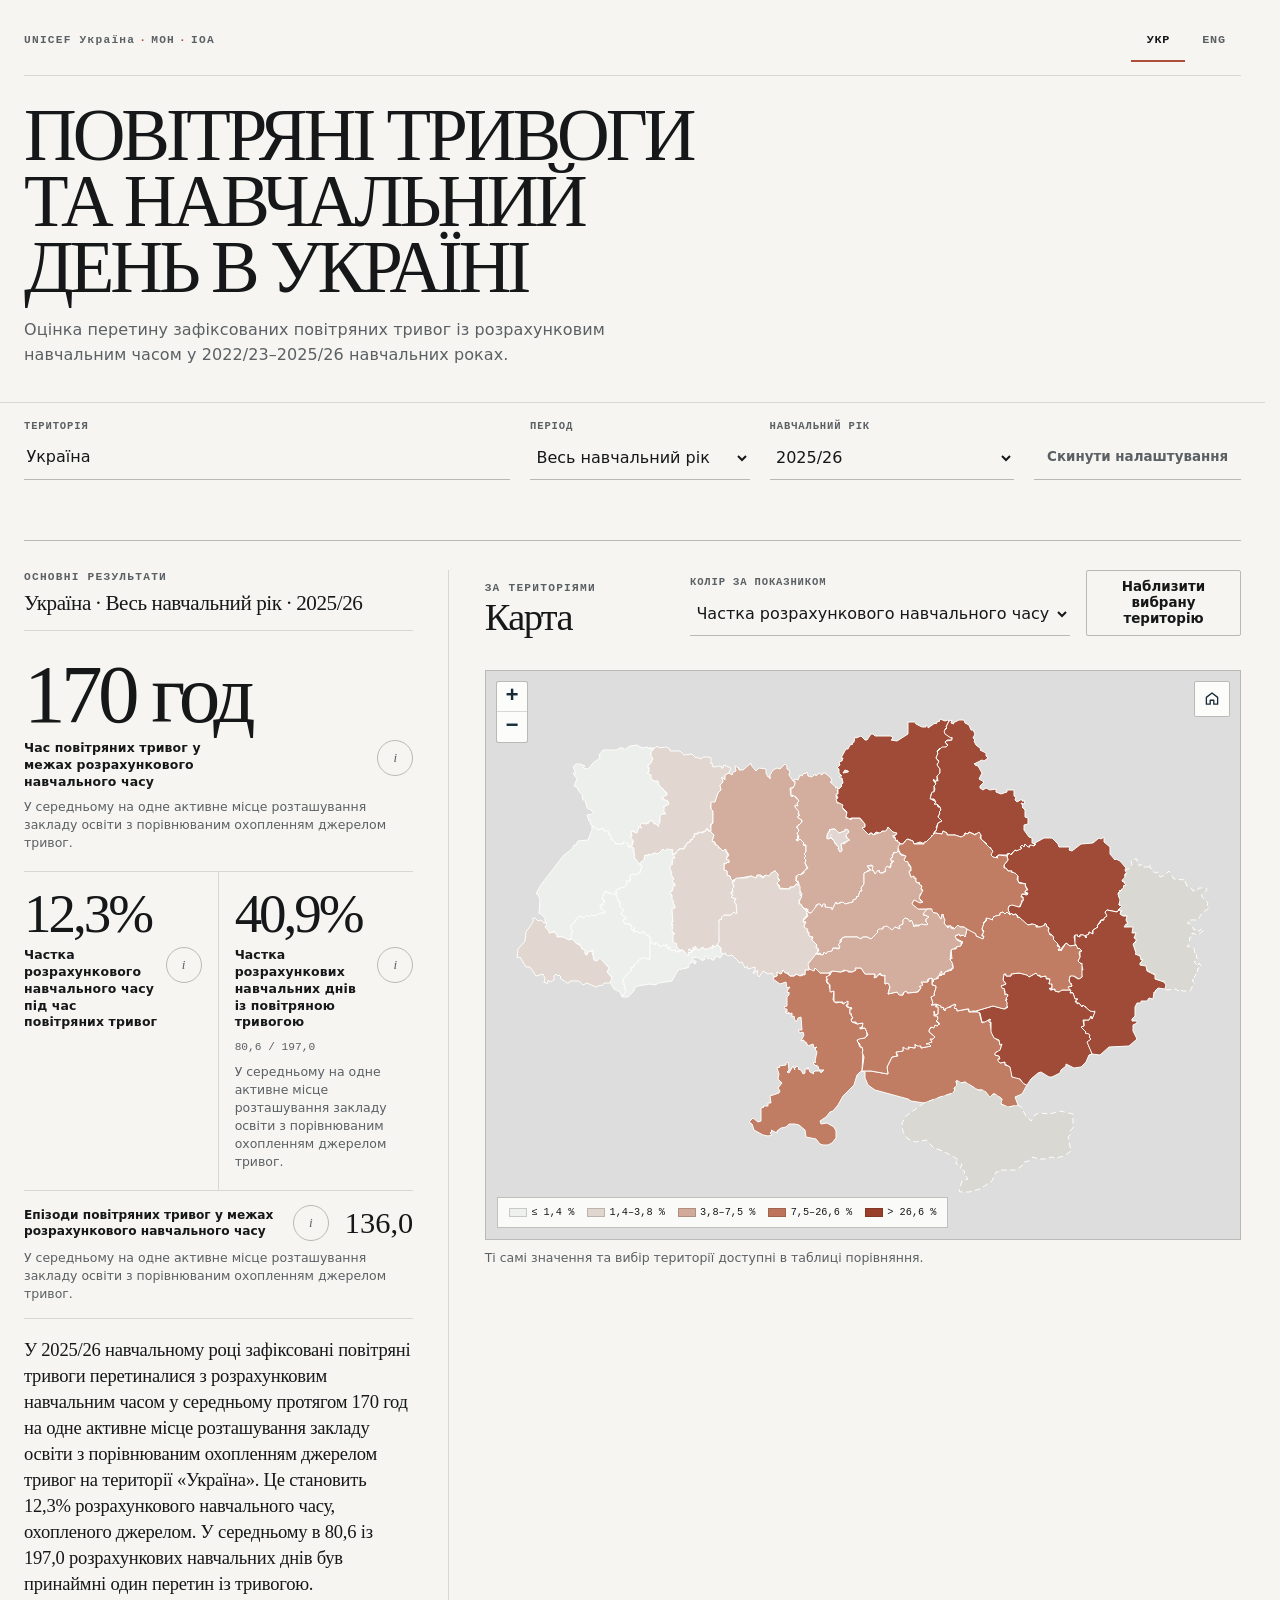
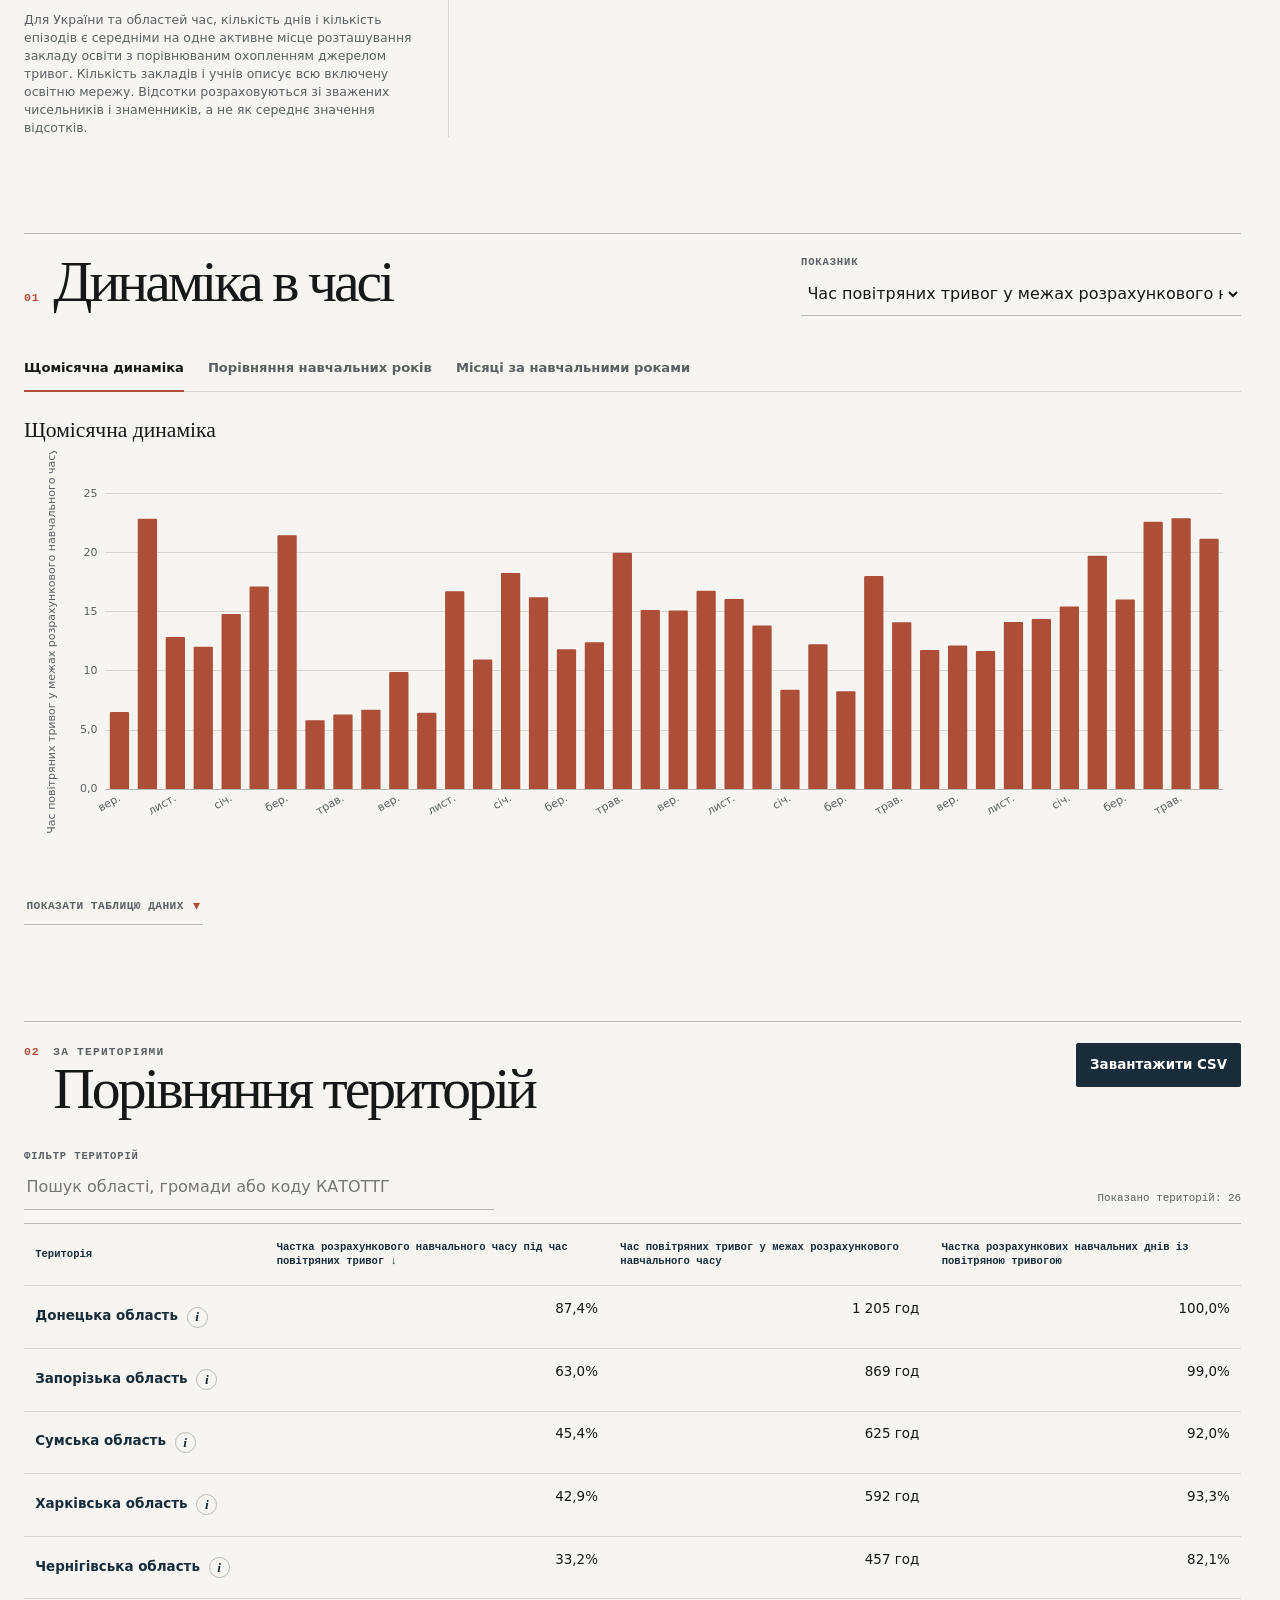
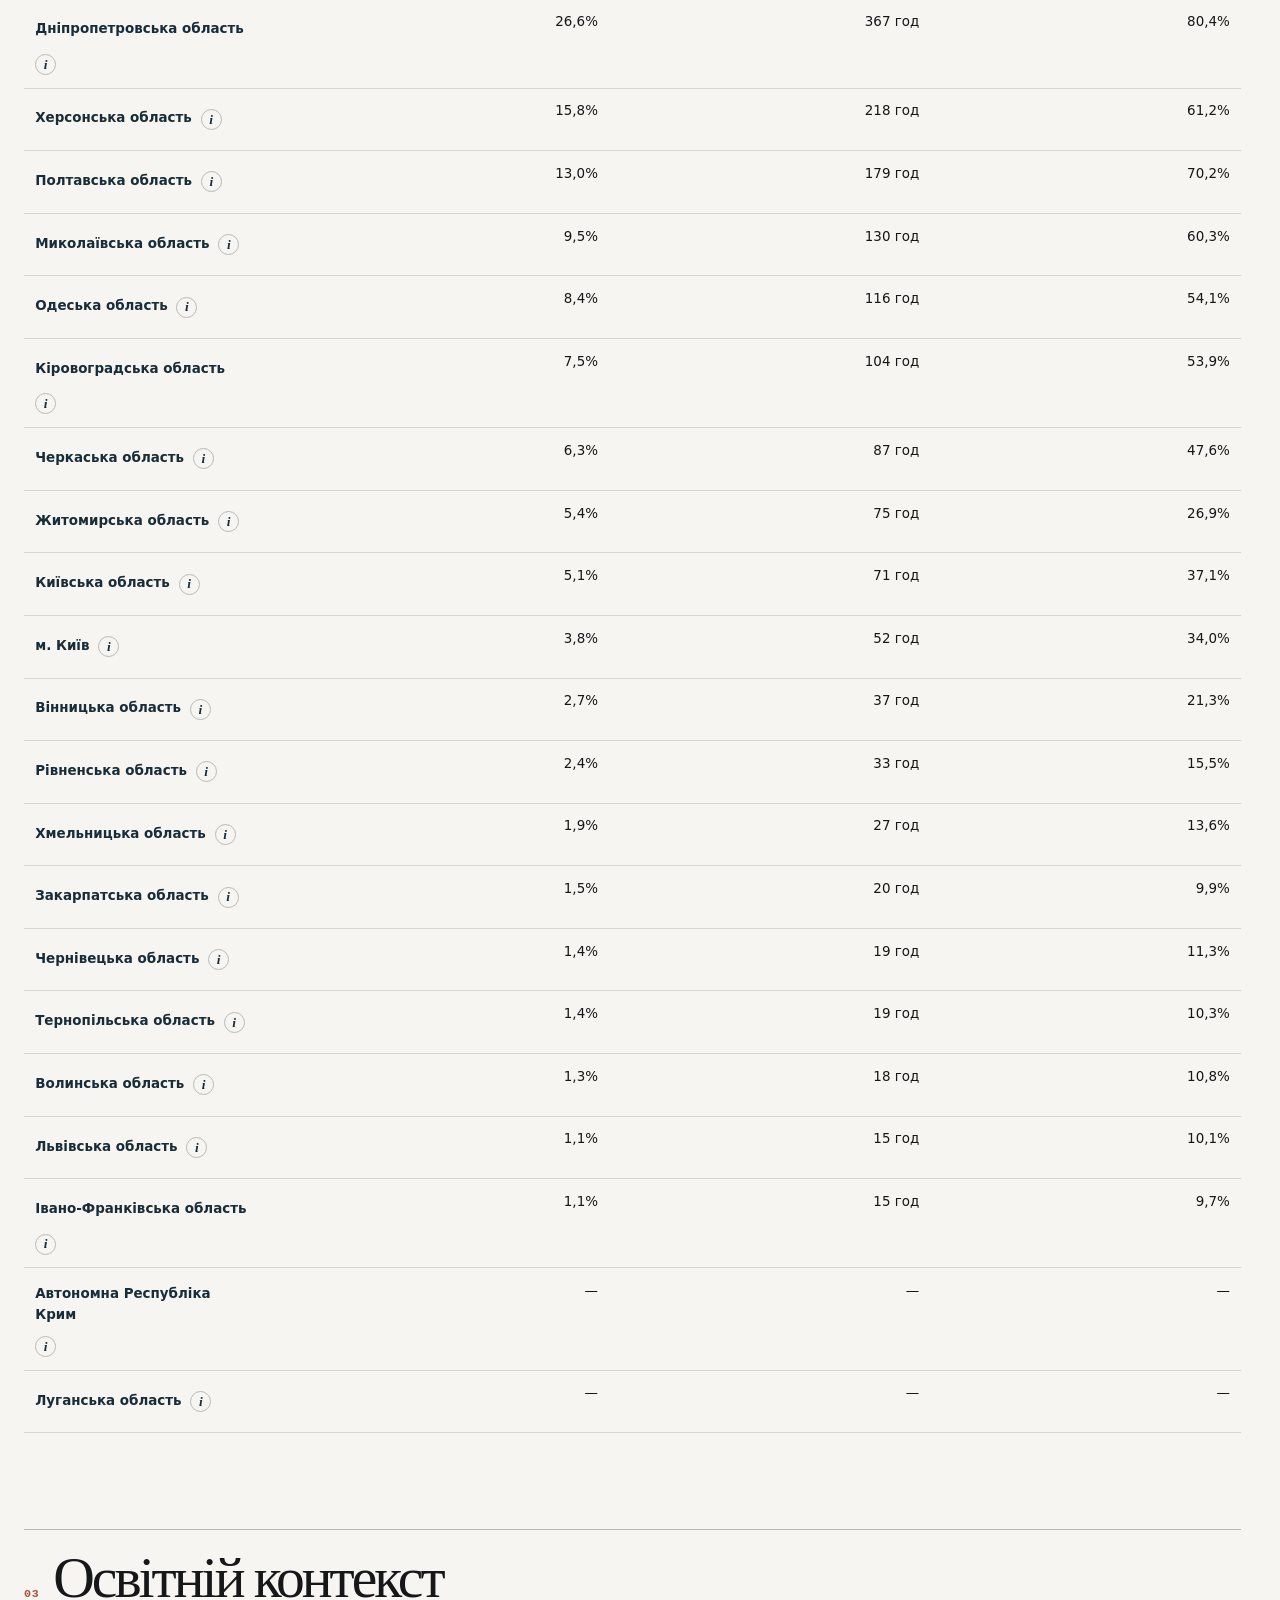
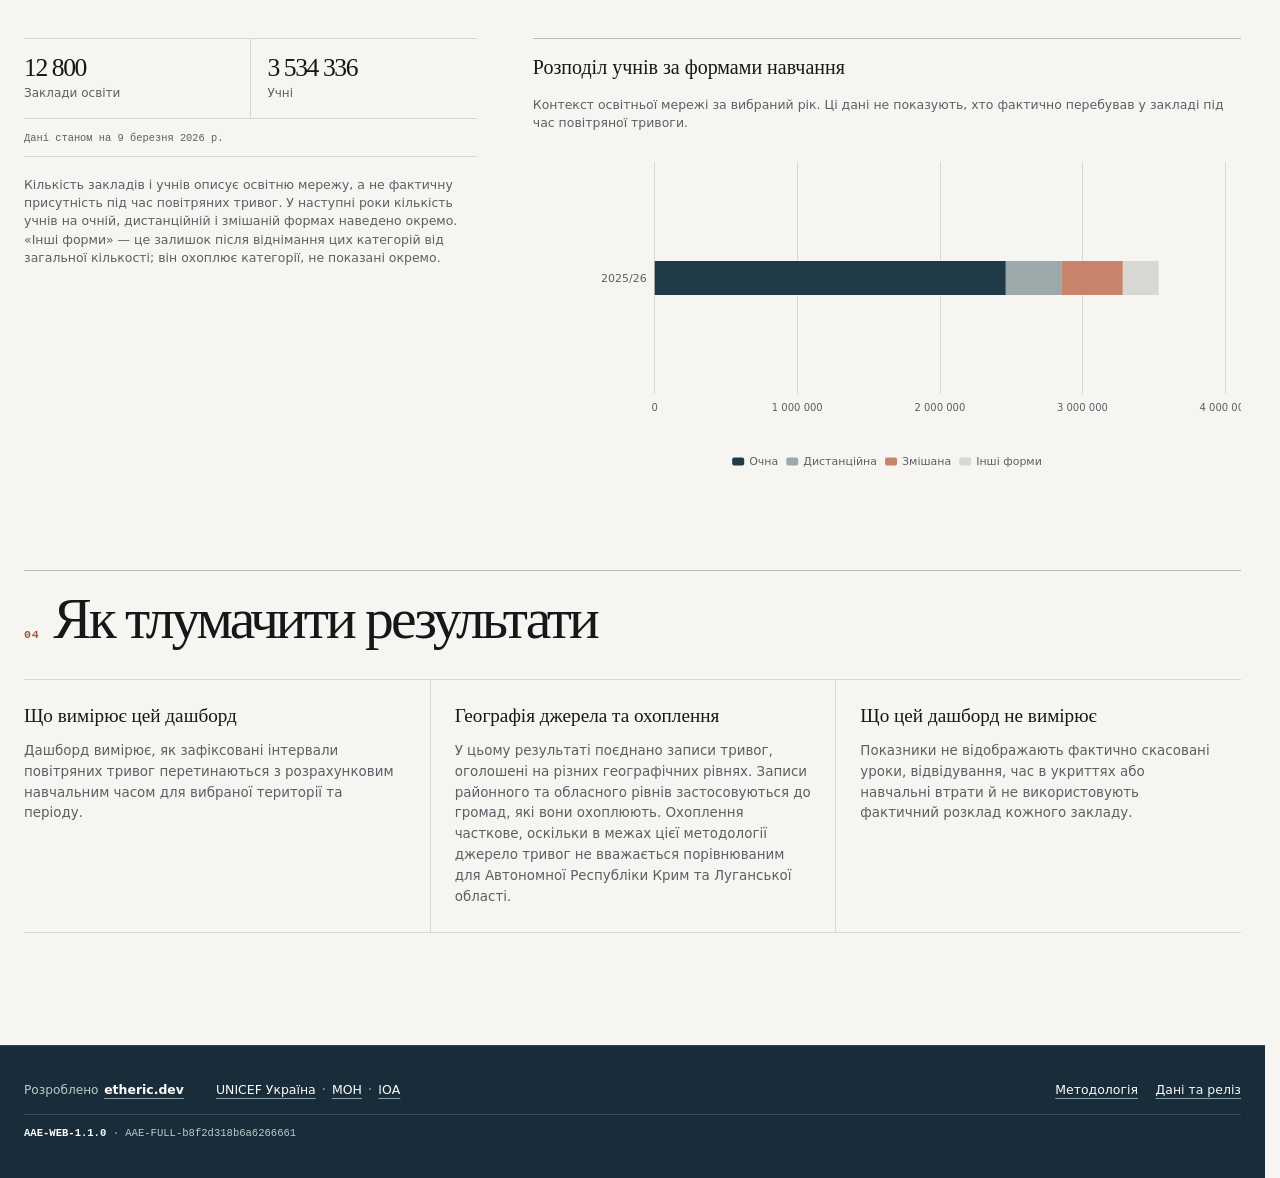
<file: index.html>
<!doctype html>
<html lang="uk">
<head>
  <meta charset="UTF-8">
  <meta name="viewport" content="width=device-width,initial-scale=1">
  <link rel="icon" href="data:,">
  <meta name="description" content="Dashboard showing how recorded air alarms overlapped with modelled school hours in Ukraine, 2022/23–2025/26.">
  <meta name="aae-release-id" content="AAE-WEB-1.1.0">
  <title>Air Alarms and the School Day in Ukraine</title>
  <link rel="stylesheet" href="./src/styles.css">
  <style>
    .organization-eyebrow { text-transform: none; }
    .organization-eyebrow [data-org-lang] { display: none; }
    .masthead-rail:has([data-lang="uk"][aria-pressed="true"]) .organization-eyebrow [data-org-lang="uk"],
    .masthead-rail:has([data-lang="en"][aria-pressed="true"]) .organization-eyebrow [data-org-lang="en"] { display: inline; }
    .organization-eyebrow a { color: inherit; text-decoration: none; }
    .organization-eyebrow a:hover,
    .organization-eyebrow a:focus-visible { color: var(--ink); text-decoration: underline; text-decoration-color: var(--signal); text-underline-offset: 3px; }
  </style>
  <link rel="stylesheet" href="./vendor/leaflet.css">
  <script src="./vendor/leaflet.js"></script>
  <script src="./vendor/echarts.min.js"></script>
  <script src="./vendor/i18next.min.js"></script>
  <script type="module" src="./src/main.js"></script>
</head>
<body data-release-id="AAE-WEB-1.1.0">
  <a class="skip-link" href="#main-content" data-t="skipToContent"></a>

  <header class="site-header">
    <div class="header-inner">
      <div class="masthead-rail">
        <p class="eyebrow organization-eyebrow"><b data-org-lang="uk" style="font-weight:inherit"><a href="https://www.unicef.org/ukraine/" target="_blank" rel="noopener noreferrer">UNICEF Україна</a><span aria-hidden="true">·</span><a href="https://mon.gov.ua/" target="_blank" rel="noopener noreferrer">МОН</a><span aria-hidden="true">·</span><a href="https://iea.gov.ua/" target="_blank" rel="noopener noreferrer">ІОА</a></b><b data-org-lang="en" style="font-weight:inherit"><a href="https://www.unicef.org/ukraine/en" target="_blank" rel="noopener noreferrer">UNICEF Ukraine</a><span aria-hidden="true">·</span><a href="https://mon.gov.ua/en" target="_blank" rel="noopener noreferrer">MoES</a><span aria-hidden="true">·</span><a href="https://iea.gov.ua/en/" target="_blank" rel="noopener noreferrer">IEA</a></b></p>
        <div class="header-actions">
          <div class="language-switch" role="group" data-t-aria-label="language">
            <button type="button" data-lang="uk" aria-pressed="true">УКР</button>
            <button type="button" data-lang="en" aria-pressed="false">ENG</button>
          </div>
        </div>
      </div>
      <div class="title-lockup">
        <h1><a id="page-title" class="publication-home-link" href="./index.html?lang=uk"></a></h1>
        <p id="page-subtitle" class="subtitle"></p>
      </div>
    </div>
  </header>

  <main id="main-content" class="page-shell">
    <div id="fatal-error" class="fatal-error" role="alert" hidden></div>

    <div id="dashboard" hidden>
      <section class="instrument-toolbar" aria-labelledby="choose-heading">
        <h2 id="choose-heading" class="visually-hidden"><span data-t="territory"></span> · <span data-t="period"></span></h2>
        <div class="view-controls">
          <div class="territory-combobox">
            <label for="territory-search" data-t="territory"></label>
            <input id="territory-search" role="combobox" aria-autocomplete="list" aria-controls="territory-results" autocomplete="off">
            <span id="territory-result-count" class="visually-hidden" aria-live="polite"></span>
            <ul id="territory-results" role="listbox" hidden></ul>
          </div>

          <div class="period-controls">
            <label for="period-mode" data-t="period"></label>
            <select id="period-mode"></select>
          </div>

          <div id="period-detail" class="period-detail">
            <label id="school-year-field">
              <span data-t="schoolYear"></span>
              <select id="school-year"></select>
            </label>
            <label id="month-field" hidden>
              <span data-t="month"></span>
              <select id="month"></select>
            </label>
            <div id="range-fields" class="range-fields" hidden>
              <label>
                <span data-t="from"></span>
                <select id="range-start"></select>
              </label>
              <label>
                <span data-t="to"></span>
                <select id="range-end"></select>
              </label>
            </div>
            <p id="all-period-note" class="control-note" hidden data-t="allAvailableNote"></p>
          </div>

          <button id="reset-filters" type="button" class="button-secondary toolbar-reset" data-t="reset"></button>
        </div>

        <div id="context-navigation" class="context-navigation">
          <button id="back-to-parent" type="button" class="context-navigation-button" hidden></button>
        </div>
      </section>

      <section class="hero-analysis" aria-labelledby="summary-heading places-heading">
        <div class="hero-result" aria-labelledby="summary-heading">
          <div class="result-heading">
            <p class="section-kicker" data-t="atGlance"></p>
            <h2 id="summary-heading"><span id="summary-context"></span></h2>
          </div>

          <section class="measures-composition" aria-labelledby="measures-heading">
            <h3 id="measures-heading" class="visually-hidden" data-t="keyMeasures"></h3>
            <div class="cards-grid">
              <article class="metric-card metric-card-hours">
                <div id="alarm-time-value" class="metric-value"></div>
                <div class="card-title-row">
                  <h3 data-t="alarmTime"></h3>
                  <button type="button" data-info="alarm" class="info-button" data-t-aria-label="indicatorInfo">i</button>
                </div>
                <p id="alarm-time-context" class="metric-context"></p>
              </article>

              <article class="metric-card metric-card-share">
                <div id="alarm-time-secondary" class="metric-value"></div>
                <div class="card-title-row">
                  <h3 data-t="alarmShare"></h3>
                  <button type="button" data-info="share" class="info-button" data-t-aria-label="indicatorInfo">i</button>
                </div>
              </article>

              <article class="metric-card metric-card-days">
                <div id="affected-days-secondary" class="metric-value"></div>
                <div class="card-title-row">
                  <h3 data-t="daysShare"></h3>
                  <button type="button" data-info="days" class="info-button" data-t-aria-label="indicatorInfo">i</button>
                </div>
                <div id="affected-days-value" class="metric-denominator"></div>
                <p id="affected-days-context" class="metric-context"></p>
              </article>
            </div>

            <article class="episode-measure">
              <div>
                <span class="episode-label" data-t="episodes"></span>
                <button type="button" data-info="episodes" class="info-button" data-t-aria-label="indicatorInfo">i</button>
              </div>
              <strong id="episodes-value"></strong>
              <span id="episodes-secondary" class="metric-secondary"></span>
              <p id="episodes-context" class="metric-context"></p>
            </article>
          </section>

          <div class="insight-block">
            <p id="summary-text" class="summary-text"></p>
            <p id="aggregation-note" class="aggregation-note"></p>
          </div>
        </div>

        <section class="hero-map" aria-labelledby="places-heading">
          <div class="map-heading-row">
            <div>
              <p class="section-kicker" data-t="acrossPlaces"></p>
              <h2 id="places-heading" data-t="map"></h2>
            </div>
            <div class="map-controls">
              <label for="map-measure">
                <span data-t="colourBy"></span>
                <select id="map-measure">
                  <option value="school_time_under_alarm_pct" data-t="alarmShare"></option>
                  <option value="alarm_hours_average_school_location" data-t="hours"></option>
                  <option value="affected_school_days_pct" data-t="daysShare"></option>
                </select>
              </label>
              <div class="map-action-buttons">
                <button id="fit-selected" type="button" class="button-secondary" data-t="fitSelected"></button>
              </div>
            </div>
          </div>
          <p id="map-action-status" class="map-action-status" role="status" aria-live="polite"></p>
          <div class="map-stage">
            <div id="map-container" class="map-container" role="region" data-t-aria-label="mapLabel" aria-describedby="map-error"></div>
            <p id="map-error" class="map-stage-message" role="status" aria-live="polite" aria-atomic="true" hidden></p>
            <div id="map-legend" class="map-legend"></div>
          </div>
          <p class="context-note map-alternative" data-t="mapAlternative"></p>
        </section>
      </section>

      <section class="panel chapter time-chapter" aria-labelledby="time-heading">
        <div class="section-heading-row chapter-heading-row">
          <div class="chapter-heading">
            <span class="section-index" aria-hidden="true">01</span>
            <h2 id="time-heading" data-t="overTime"></h2>
          </div>
          <label class="control-label" for="trend-measure">
            <span data-t="trendMeasure"></span>
            <select id="trend-measure">
              <option value="alarm_hours_average_school_location" data-t="hours"></option>
              <option value="school_time_under_alarm_pct" data-t="alarmShare"></option>
              <option value="affected_school_days_pct" data-t="daysShare"></option>
            </select>
          </label>
        </div>
        <div class="segmented" role="group" data-t-aria-label="trendView">
          <button type="button" data-temporal="monthly" aria-pressed="true" data-t="monthlyTrend"></button>
          <button type="button" data-temporal="school_years" aria-pressed="false" data-t="schoolYearComparison"></button>
          <button type="button" data-temporal="heatmap" aria-pressed="false" data-t="heatmap"></button>
        </div>
        <div id="monthly-panel">
          <h3 data-t="monthlyTrend"></h3>
          <div id="monthly-chart" class="chart" role="img" data-t-aria-label="monthlyChartLabel"></div>
          <details class="data-details">
            <summary class="data-disclosure-summary"></summary>
            <div id="monthly-data" class="table-wrap chart-table"></div>
          </details>
        </div>

        <div id="year-panel" hidden>
          <h3 data-t="schoolYearComparison"></h3>
          <div id="year-chart" class="chart" role="img" data-t-aria-label="yearChartLabel"></div>
          <details class="data-details">
            <summary class="data-disclosure-summary"></summary>
            <div id="year-data" class="table-wrap chart-table"></div>
          </details>
        </div>

        <div id="heatmap-panel" hidden>
          <h3 data-t="heatmap"></h3>
          <div id="heatmap-chart" class="chart" role="img" data-t-aria-label="heatmapChartLabel"></div>
          <details class="data-details">
            <summary class="data-disclosure-summary"></summary>
            <div id="heatmap-data" class="table-wrap chart-table"></div>
          </details>
        </div>
      </section>

      <section class="panel chapter comparison-chapter" aria-labelledby="comparison-heading">
        <div class="section-heading-row chapter-heading-row">
          <div class="chapter-heading">
            <span class="section-index" aria-hidden="true">02</span>
            <div>
              <p class="section-kicker" data-t="acrossPlaces"></p>
              <h2 id="comparison-heading" data-t="compareAreas"></h2>
            </div>
          </div>
          <button id="download-csv" type="button" class="button-primary" data-t="downloadCsv"></button>
        </div>
        <div class="comparison-tools">
          <label class="comparison-search" for="comparison-search">
            <span data-t="filterAreas"></span>
            <input id="comparison-search" type="search" data-t-placeholder="territoryHint">
          </label>
          <div class="comparison-statuses">
            <p id="comparison-result-count" class="result-count" aria-live="polite"></p>
          </div>
        </div>
        <div id="comparison-cards" class="comparison-cards"></div>
        <div id="comparison-table" class="table-wrap comparison-table"></div>
      </section>

      <section class="panel chapter education-panel" aria-labelledby="education-heading">
        <div class="chapter-heading">
          <span class="section-index" aria-hidden="true">03</span>
          <h2 id="education-heading" data-t="educationContext"></h2>
        </div>
        <div class="education-layout">
          <div class="education-copy">
            <div id="education-summary" class="education-summary"></div>
            <p id="education-multi-note" class="context-note" hidden></p>
            <div id="education-years"></div>
            <p id="education-empty" class="notice" hidden></p>
            <p id="education-note" class="context-note education-note"></p>
          </div>
          <section id="modality-panel" class="modality-panel" aria-labelledby="modality-heading">
            <h3 id="modality-heading" data-t="modalityDetails"></h3>
            <p class="context-note" data-t="modalityChartIntro"></p>
            <div id="modality-chart" class="chart modality-chart" role="img" data-t-aria-label="modalityChartLabel"></div>
          </section>
        </div>
      </section>

      <section class="panel chapter notes-panel" aria-labelledby="interpret-heading">
        <div class="chapter-heading">
          <span class="section-index" aria-hidden="true">04</span>
          <h2 id="interpret-heading" data-t="interpret"></h2>
        </div>
        <div class="notes-grid">
          <article>
            <h3 data-t="whatThisMeasures"></h3>
            <p data-t="whatThisMeasuresText"></p>
          </article>
          <article>
            <h3 data-t="sourceGeographyCoverage"></h3>
            <p id="precision-text"></p>
          </article>
          <article>
            <h3 data-t="whatThisDoesNotMeasure"></h3>
            <p data-t="limitationsText"></p>
          </article>
        </div>
      </section>
    </div>
  </main>

  <footer class="site-footer">
    <div class="footer-inner">
      <div class="footer-credit">
        <span data-t="developedBy"></span>
        <a href="https://etheric.dev/" target="_blank" rel="noopener noreferrer">etheric.dev</a>
      </div>
      <div class="footer-organizations">
        <span data-footer-org-lang="uk"><a href="https://www.unicef.org/ukraine/" target="_blank" rel="noopener noreferrer">UNICEF Україна</a><span aria-hidden="true">·</span><a href="https://mon.gov.ua/" target="_blank" rel="noopener noreferrer">МОН</a><span aria-hidden="true">·</span><a href="https://iea.gov.ua/" target="_blank" rel="noopener noreferrer">ІОА</a></span>
        <span data-footer-org-lang="en" hidden><a href="https://www.unicef.org/ukraine/en" target="_blank" rel="noopener noreferrer">UNICEF Ukraine</a><span aria-hidden="true">·</span><a href="https://mon.gov.ua/en" target="_blank" rel="noopener noreferrer">MoES</a><span aria-hidden="true">·</span><a href="https://iea.gov.ua/en/" target="_blank" rel="noopener noreferrer">IEA</a></span>
      </div>
      <nav data-t-aria-label="supportingPages">
        <a data-page="methodology" data-t="methodology"></a>
        <a data-page="data" data-t="dataRelease"></a>
      </nav>
      <div class="release-line">
        <strong id="footer-release"></strong>
        <span id="footer-build"></span>
      </div>
    </div>
  </footer>

  <dialog id="indicator-dialog">
    <form method="dialog">
      <button class="dialog-close" value="close" data-t-aria-label="close">×</button>
      <h2 id="dialog-title"></h2>
      <dl>
        <div>
          <dt data-t="whatItMeasures"></dt>
          <dd id="dialog-meaning"></dd>
        </div>
        <div>
          <dt data-t="calculation"></dt>
          <dd><code id="dialog-formula"></code></dd>
        </div>
        <div>
          <dt data-t="howTerritoryValuesWork"></dt>
          <dd id="dialog-aggregate"></dd>
        </div>
        <div>
          <dt data-t="modelledSchoolHours"></dt>
          <dd id="dialog-assumption"></dd>
        </div>
        <div>
          <dt data-t="whatItDoesNotMean"></dt>
          <dd id="dialog-not"></dd>
        </div>
      </dl>
      <button class="button-primary" value="close" data-t="close"></button>
    </form>
  </dialog>

  <div id="app-message-region" class="app-message-region" role="status" aria-live="polite" aria-atomic="true">
    <p id="app-message" class="app-message app-message-info"></p>
  </div>
</body>
</html>
</file>
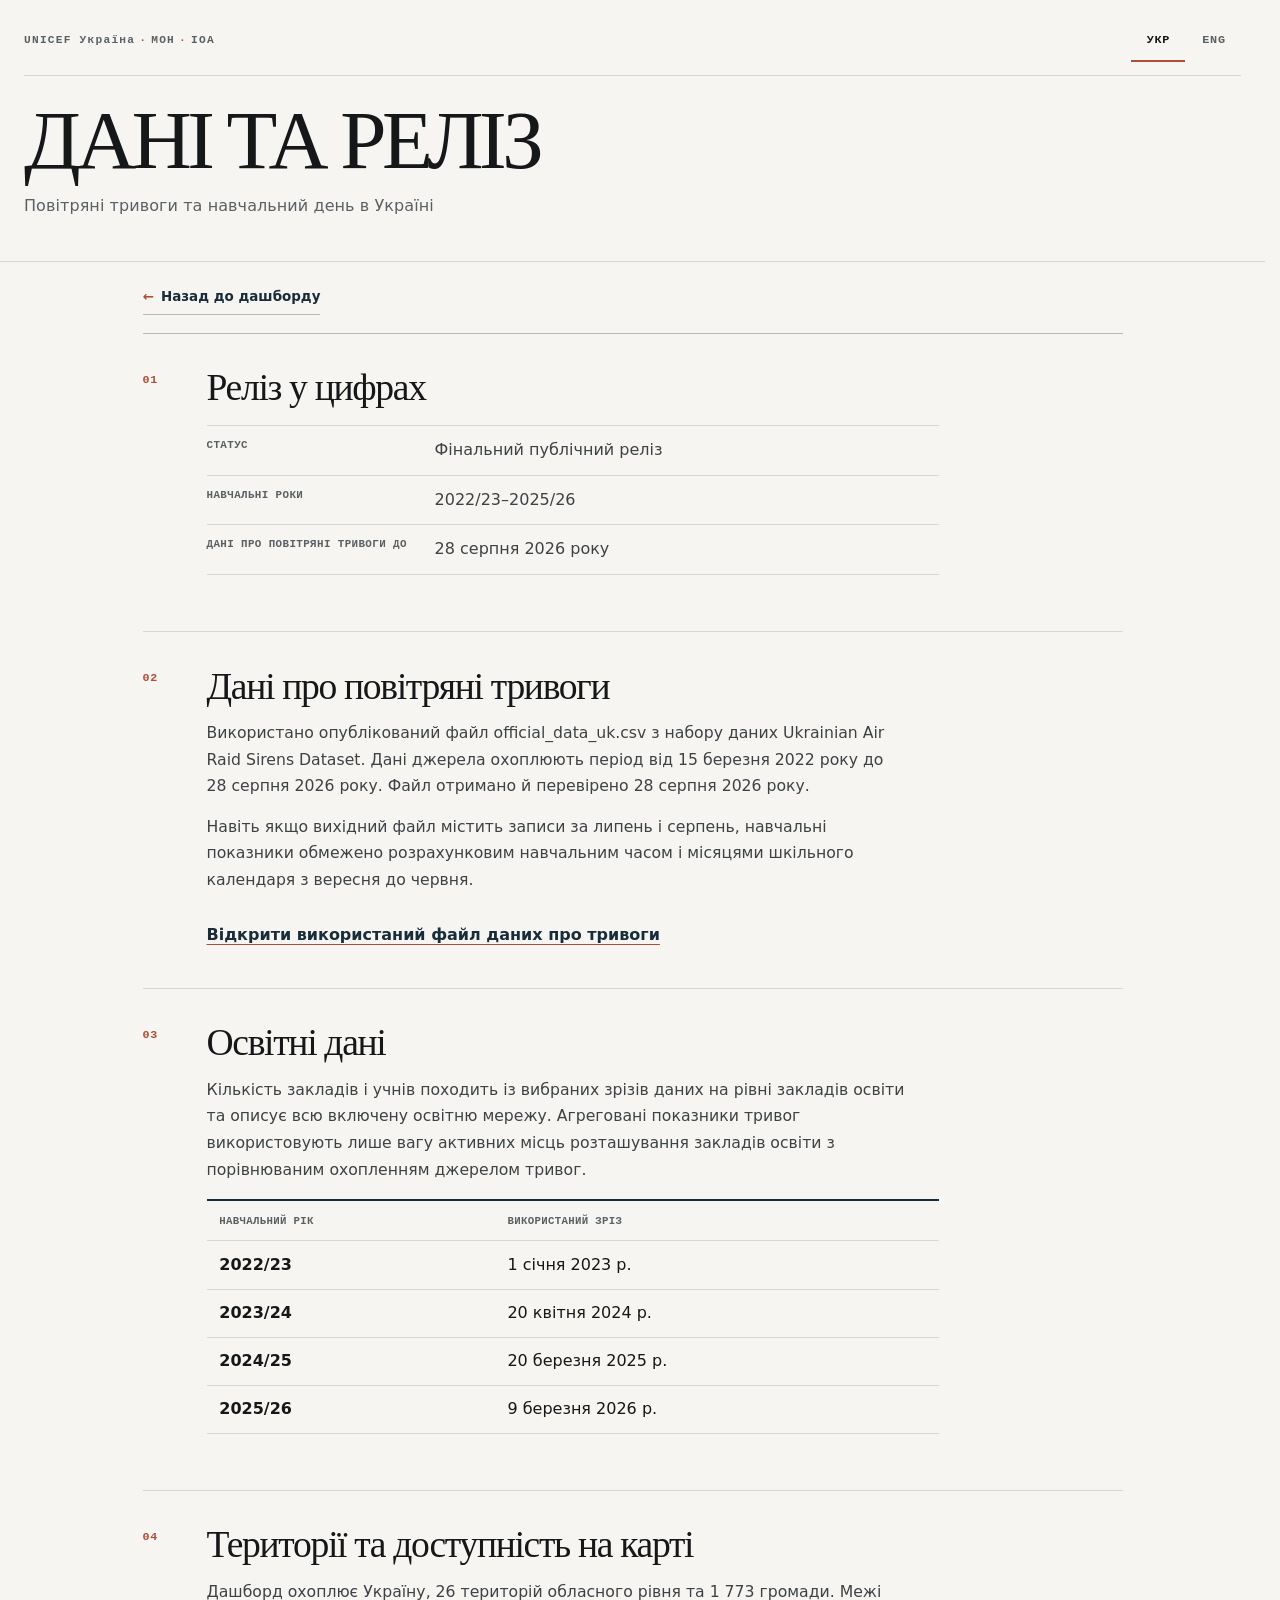
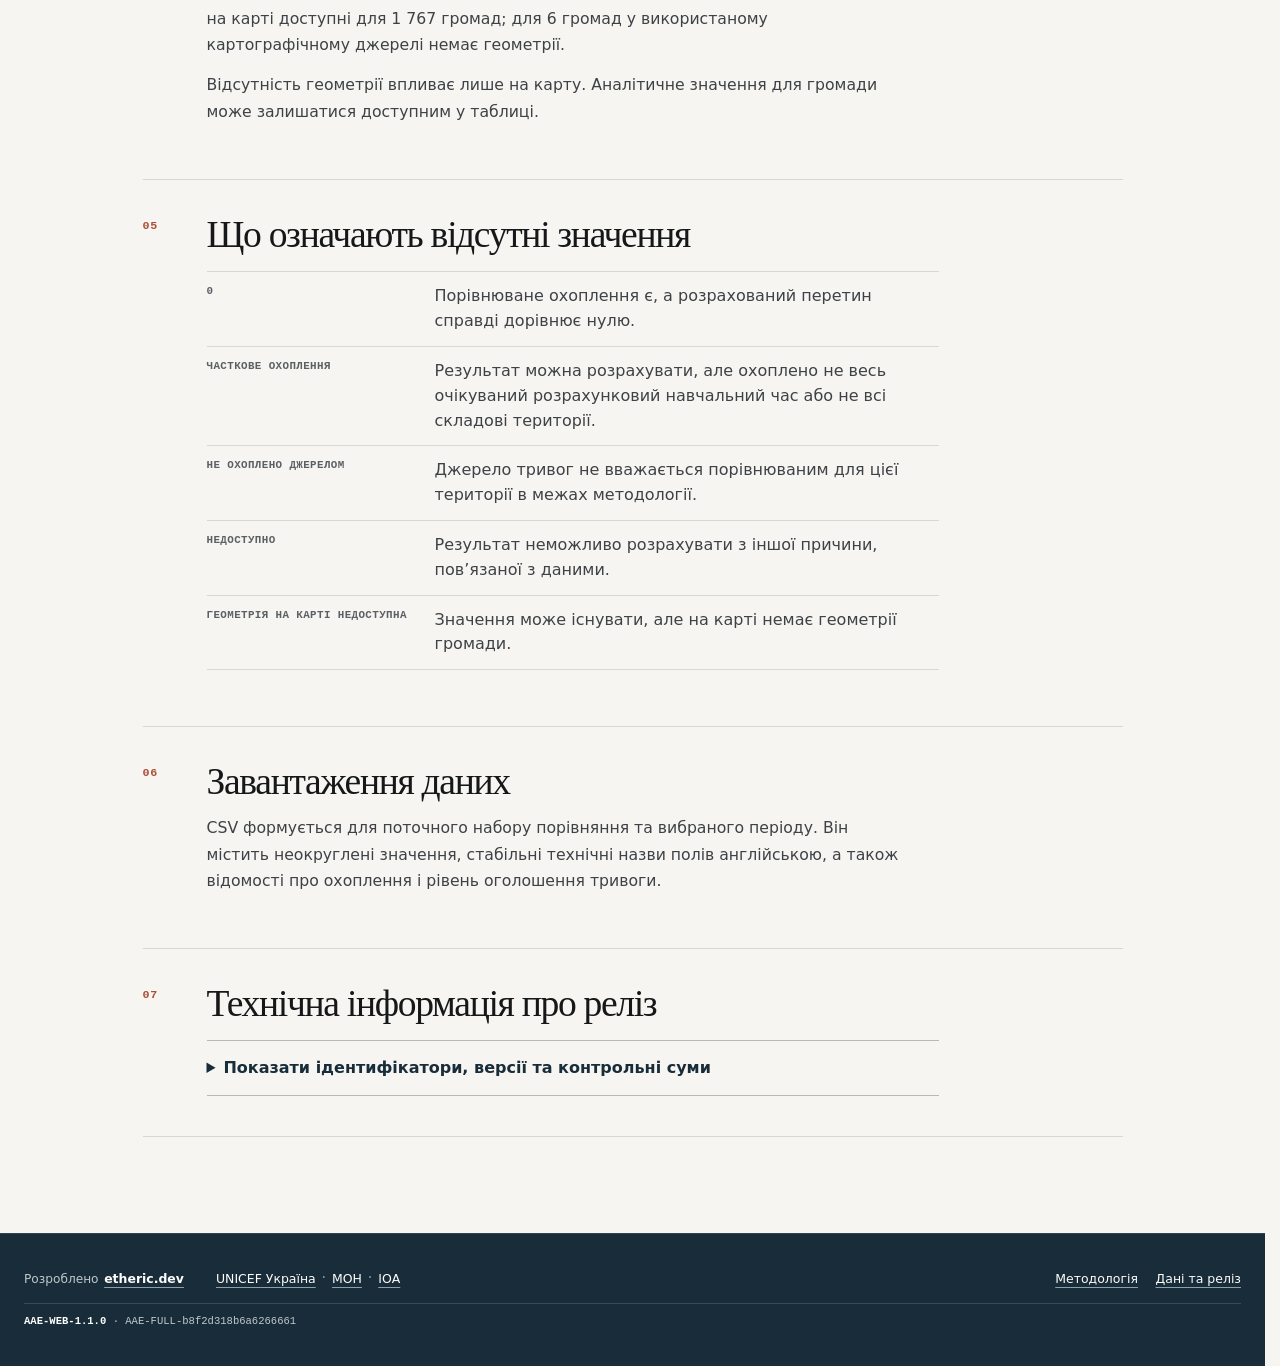
<file: data.html>
<!doctype html>
<html lang="uk">
<head>
  <meta charset="UTF-8">
  <meta name="viewport" content="width=device-width,initial-scale=1">
  <meta name="description" content="Data sources, education snapshots, geographic coverage and release information for the Air Alarms and the School Day in Ukraine dashboard.">
  <meta name="aae-release-id" content="AAE-WEB-1.1.0">
  <link rel="icon" href="data:,">
  <title>Data and release — Air Alarms and the School Day in Ukraine</title>
  <link rel="stylesheet" href="./src/styles.css">
  <style>
    .organization-eyebrow { text-transform: none; }
    .organization-eyebrow [data-org-lang] { display: none; }
    .masthead-rail:has([data-lang="uk"][aria-pressed="true"]) .organization-eyebrow [data-org-lang="uk"],
    .masthead-rail:has([data-lang="en"][aria-pressed="true"]) .organization-eyebrow [data-org-lang="en"] { display: inline; }
    .organization-eyebrow a { color: inherit; text-decoration: none; }
    .organization-eyebrow a:hover,
    .organization-eyebrow a:focus-visible { color: var(--ink); text-decoration: underline; text-decoration-color: var(--signal); text-underline-offset: 3px; }
  </style>
  <script src="./vendor/i18next.min.js"></script>
  <script type="module" src="./src/content-page.js"></script>
</head>
<body data-page="data" data-release-id="AAE-WEB-1.1.0">
  <a class="skip-link" href="#main-content" data-t="skipToContent"></a>
  <header class="site-header content-site-header">
    <div class="header-inner">
      <div class="masthead-rail">
        <p class="eyebrow organization-eyebrow"><b data-org-lang="uk" style="font-weight:inherit"><a href="https://www.unicef.org/ukraine/" target="_blank" rel="noopener noreferrer">UNICEF Україна</a><span aria-hidden="true">·</span><a href="https://mon.gov.ua/" target="_blank" rel="noopener noreferrer">МОН</a><span aria-hidden="true">·</span><a href="https://iea.gov.ua/" target="_blank" rel="noopener noreferrer">ІОА</a></b><b data-org-lang="en" style="font-weight:inherit"><a href="https://www.unicef.org/ukraine/en" target="_blank" rel="noopener noreferrer">UNICEF Ukraine</a><span aria-hidden="true">·</span><a href="https://mon.gov.ua/en" target="_blank" rel="noopener noreferrer">MoES</a><span aria-hidden="true">·</span><a href="https://iea.gov.ua/en/" target="_blank" rel="noopener noreferrer">IEA</a></b></p>
        <div class="header-actions">
          <div class="language-switch" role="group" data-t-aria-label="language">
            <button type="button" data-lang="uk" aria-pressed="true">УКР</button>
            <button type="button" data-lang="en" aria-pressed="false">ENG</button>
          </div>
        </div>
      </div>
      <div class="title-lockup content-title-lockup">
        <h1 data-t="dataRelease"></h1>
        <p class="subtitle"><a id="page-title" class="publication-home-link" href="./index.html?lang=uk" data-t="appTitle"></a></p>
      </div>
    </div>
  </header>
  <main id="main-content" class="page-shell content-shell">
    <p class="back-row"><a id="back-dashboard" class="back-link" data-t="backDashboard"></a></p>
    <div id="content"></div>
    <p id="content-error" class="fatal-error" role="alert" hidden></p>
  </main>
  <footer class="site-footer">
    <div class="footer-inner">
      <div class="footer-credit">
        <span data-t="developedBy"></span>
        <a href="https://etheric.dev/" target="_blank" rel="noopener noreferrer">etheric.dev</a>
      </div>
      <div class="footer-organizations">
        <span data-footer-org-lang="uk"><a href="https://www.unicef.org/ukraine/" target="_blank" rel="noopener noreferrer">UNICEF Україна</a><span aria-hidden="true">·</span><a href="https://mon.gov.ua/" target="_blank" rel="noopener noreferrer">МОН</a><span aria-hidden="true">·</span><a href="https://iea.gov.ua/" target="_blank" rel="noopener noreferrer">ІОА</a></span>
        <span data-footer-org-lang="en" hidden><a href="https://www.unicef.org/ukraine/en" target="_blank" rel="noopener noreferrer">UNICEF Ukraine</a><span aria-hidden="true">·</span><a href="https://mon.gov.ua/en" target="_blank" rel="noopener noreferrer">MoES</a><span aria-hidden="true">·</span><a href="https://iea.gov.ua/en/" target="_blank" rel="noopener noreferrer">IEA</a></span>
      </div>
      <nav data-t-aria-label="supportingPages">
        <a data-page="methodology" data-t="methodology"></a>
        <a data-page="data" data-t="dataRelease"></a>
      </nav>
      <div class="release-line">
        <strong id="footer-release"></strong>
        <span id="footer-build"></span>
      </div>
    </div>
  </footer>
</body>
</html>
</file>
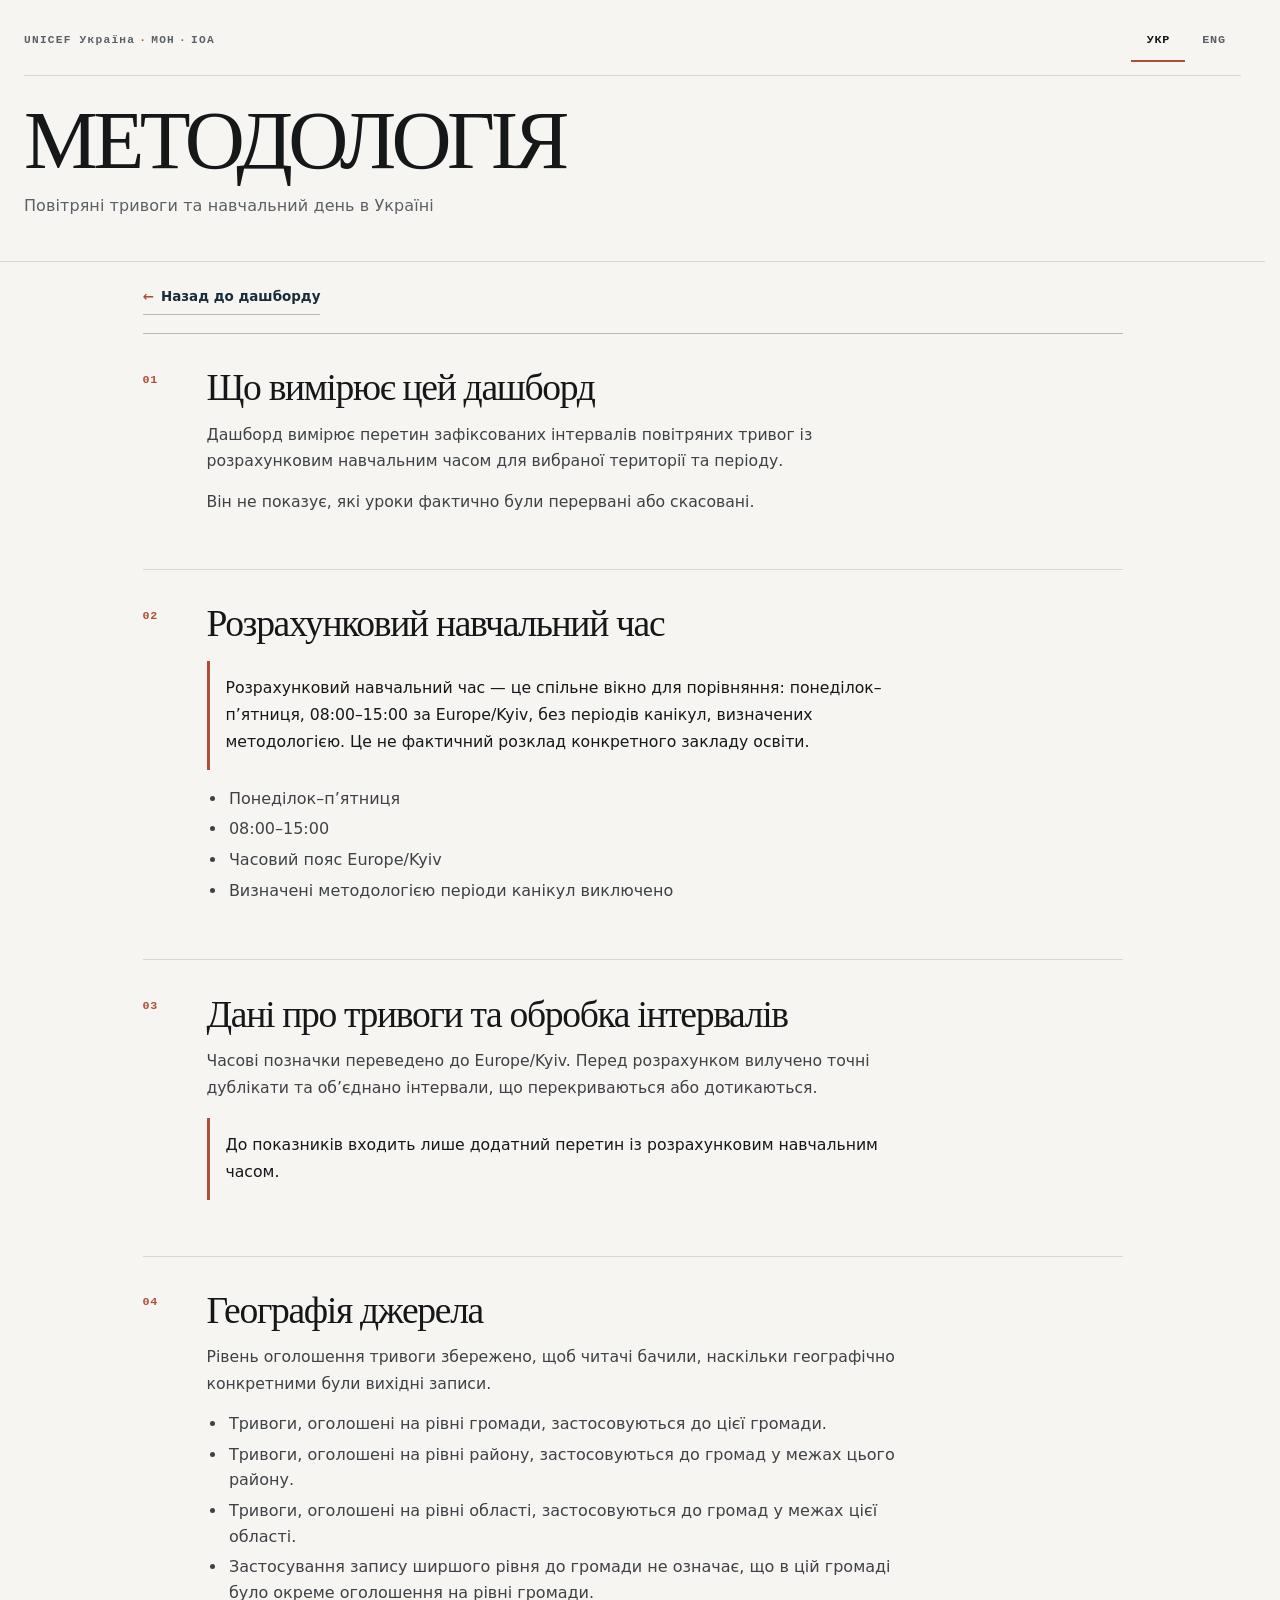
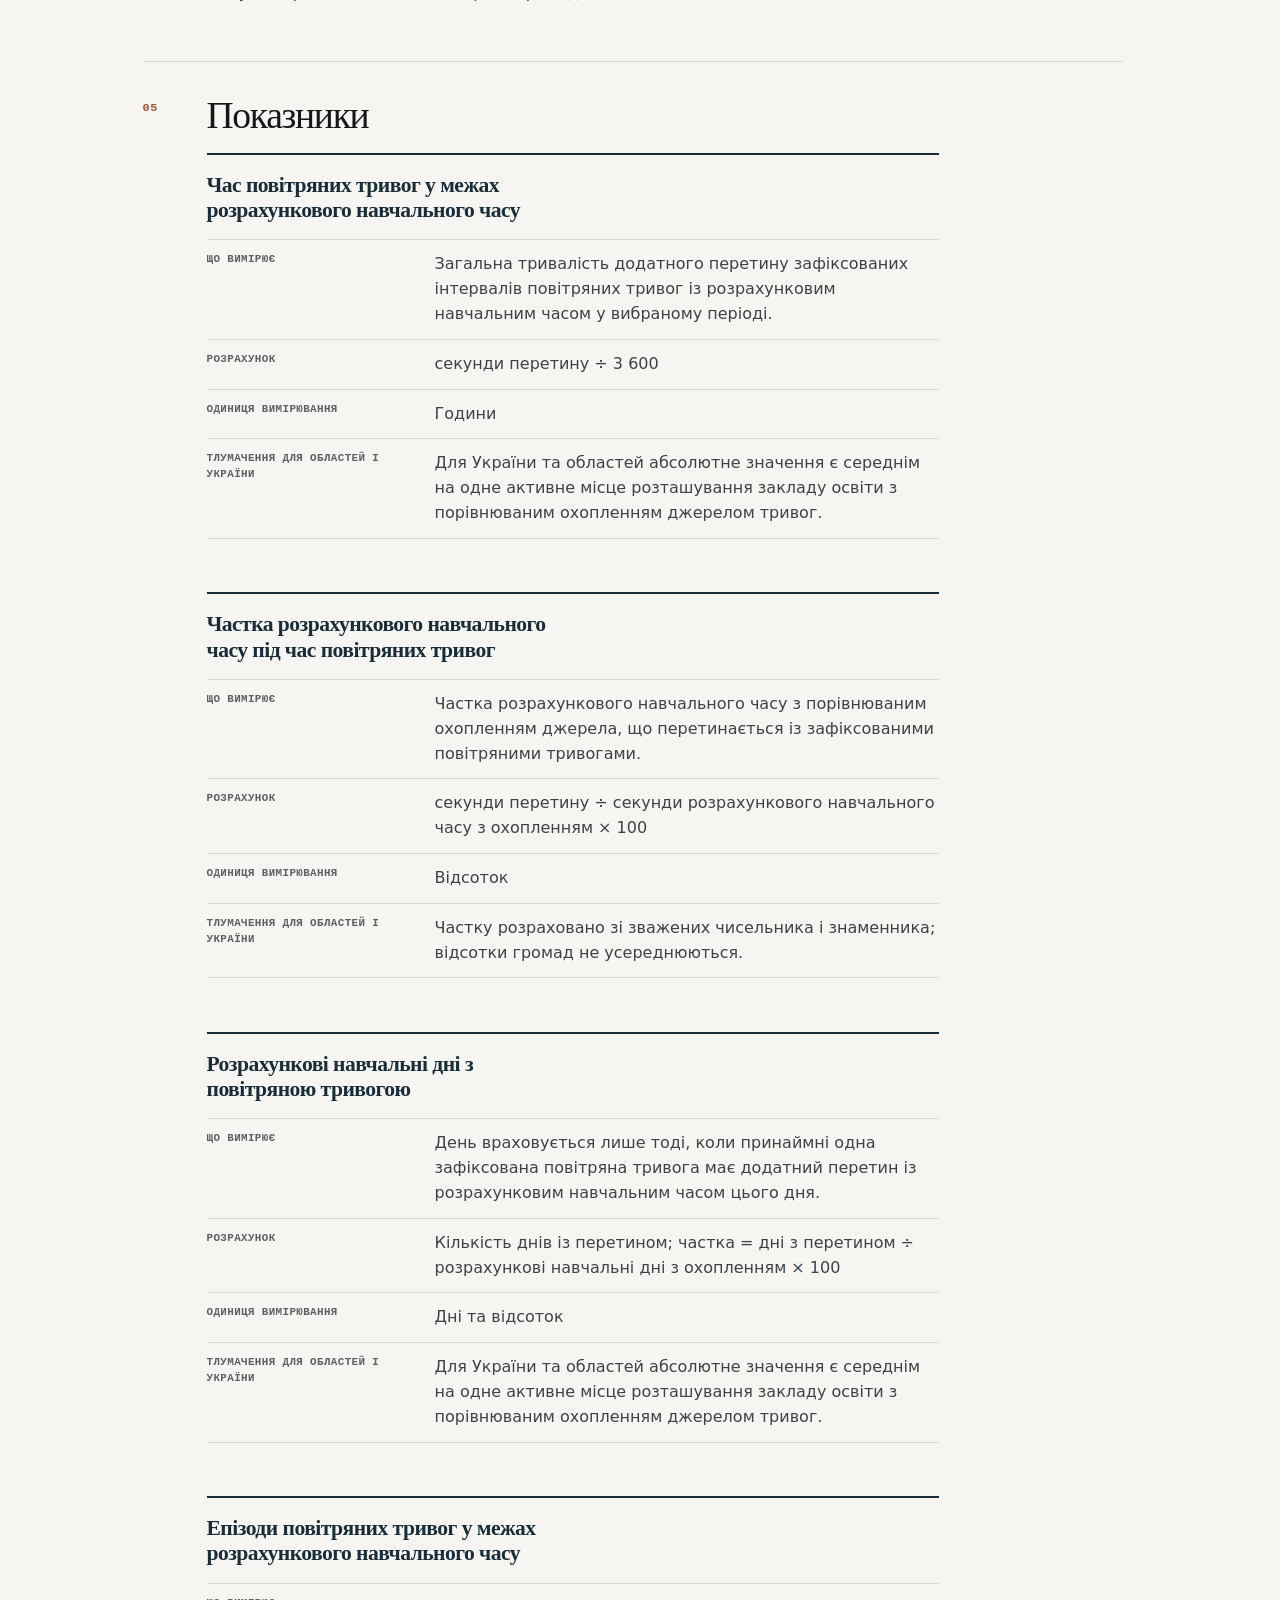
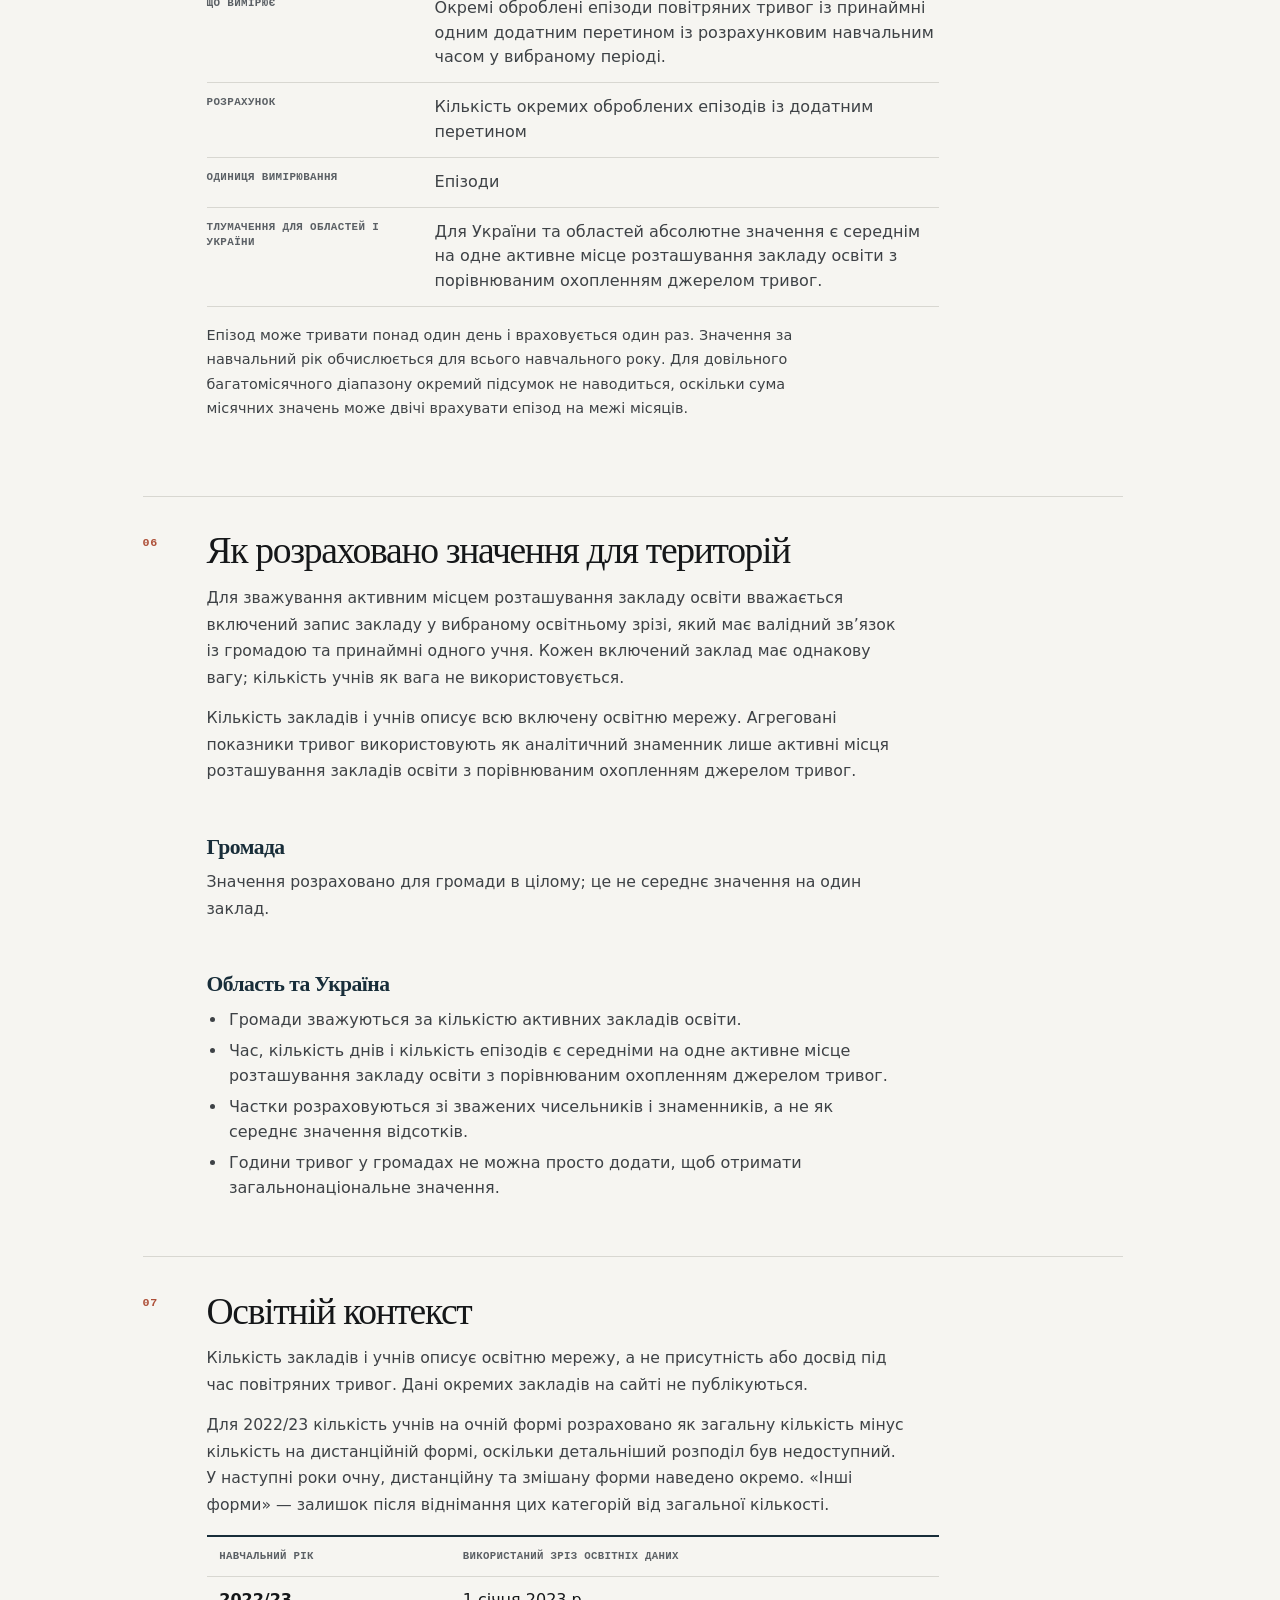
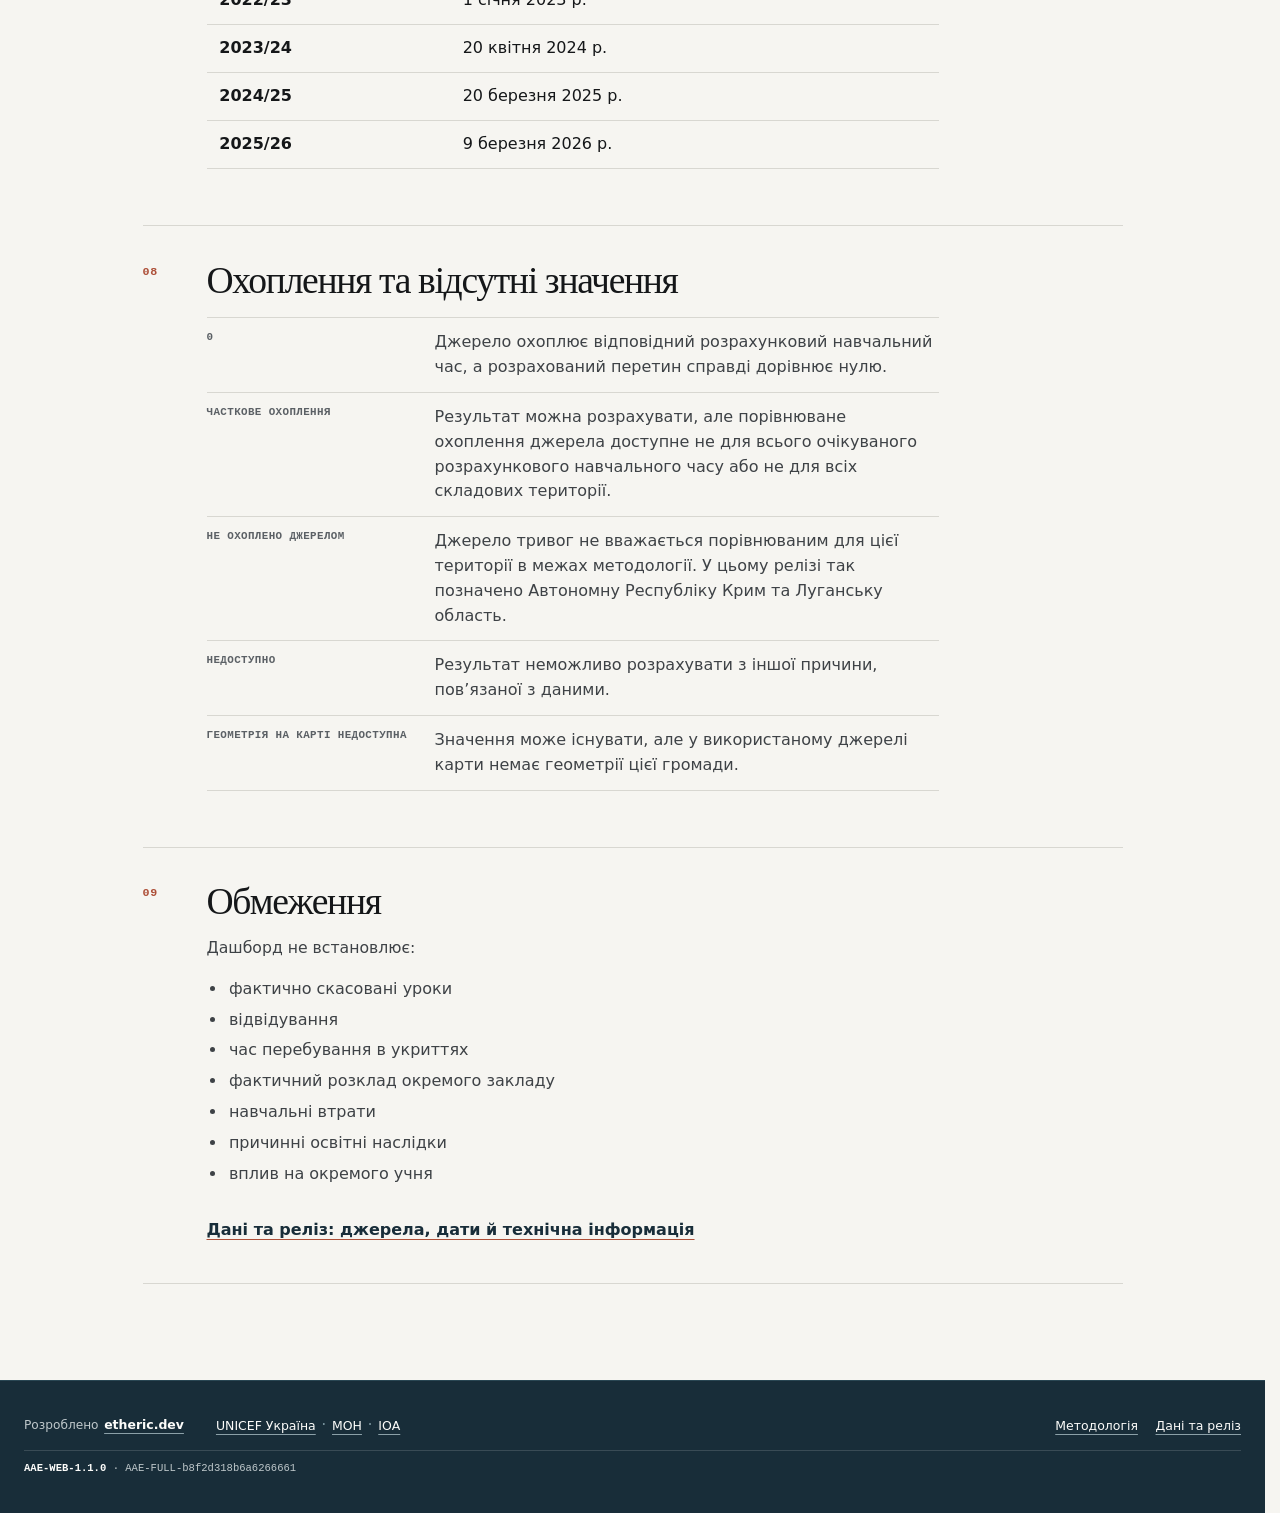
<file: methodology.html>
<!doctype html>
<html lang="uk">
<head>
  <meta charset="UTF-8">
  <meta name="viewport" content="width=device-width,initial-scale=1">
  <meta name="description" content="Methodology for measuring overlap between recorded air alarms and modelled school hours in Ukraine.">
  <meta name="aae-release-id" content="AAE-WEB-1.1.0">
  <link rel="icon" href="data:,">
  <title>Methodology — Air Alarms and the School Day in Ukraine</title>
  <link rel="stylesheet" href="./src/styles.css">
  <style>
    .organization-eyebrow { text-transform: none; }
    .organization-eyebrow [data-org-lang] { display: none; }
    .masthead-rail:has([data-lang="uk"][aria-pressed="true"]) .organization-eyebrow [data-org-lang="uk"],
    .masthead-rail:has([data-lang="en"][aria-pressed="true"]) .organization-eyebrow [data-org-lang="en"] { display: inline; }
    .organization-eyebrow a { color: inherit; text-decoration: none; }
    .organization-eyebrow a:hover,
    .organization-eyebrow a:focus-visible { color: var(--ink); text-decoration: underline; text-decoration-color: var(--signal); text-underline-offset: 3px; }
  </style>
  <script src="./vendor/i18next.min.js"></script>
  <script type="module" src="./src/content-page.js"></script>
</head>
<body data-page="methodology" data-release-id="AAE-WEB-1.1.0">
  <a class="skip-link" href="#main-content" data-t="skipToContent"></a>
  <header class="site-header content-site-header">
    <div class="header-inner">
      <div class="masthead-rail">
        <p class="eyebrow organization-eyebrow"><b data-org-lang="uk" style="font-weight:inherit"><a href="https://www.unicef.org/ukraine/" target="_blank" rel="noopener noreferrer">UNICEF Україна</a><span aria-hidden="true">·</span><a href="https://mon.gov.ua/" target="_blank" rel="noopener noreferrer">МОН</a><span aria-hidden="true">·</span><a href="https://iea.gov.ua/" target="_blank" rel="noopener noreferrer">ІОА</a></b><b data-org-lang="en" style="font-weight:inherit"><a href="https://www.unicef.org/ukraine/en" target="_blank" rel="noopener noreferrer">UNICEF Ukraine</a><span aria-hidden="true">·</span><a href="https://mon.gov.ua/en" target="_blank" rel="noopener noreferrer">MoES</a><span aria-hidden="true">·</span><a href="https://iea.gov.ua/en/" target="_blank" rel="noopener noreferrer">IEA</a></b></p>
        <div class="header-actions">
          <div class="language-switch" role="group" data-t-aria-label="language">
            <button type="button" data-lang="uk" aria-pressed="true">УКР</button>
            <button type="button" data-lang="en" aria-pressed="false">ENG</button>
          </div>
        </div>
      </div>
      <div class="title-lockup content-title-lockup">
        <h1 data-t="methodology"></h1>
        <p class="subtitle"><a id="page-title" class="publication-home-link" href="./index.html?lang=uk" data-t="appTitle"></a></p>
      </div>
    </div>
  </header>
  <main id="main-content" class="page-shell content-shell">
    <p class="back-row"><a id="back-dashboard" class="back-link" data-t="backDashboard"></a></p>
    <div id="content"></div>
    <p id="content-error" class="fatal-error" role="alert" hidden></p>
  </main>
  <footer class="site-footer">
    <div class="footer-inner">
      <div class="footer-credit">
        <span data-t="developedBy"></span>
        <a href="https://etheric.dev/" target="_blank" rel="noopener noreferrer">etheric.dev</a>
      </div>
      <div class="footer-organizations">
        <span data-footer-org-lang="uk"><a href="https://www.unicef.org/ukraine/" target="_blank" rel="noopener noreferrer">UNICEF Україна</a><span aria-hidden="true">·</span><a href="https://mon.gov.ua/" target="_blank" rel="noopener noreferrer">МОН</a><span aria-hidden="true">·</span><a href="https://iea.gov.ua/" target="_blank" rel="noopener noreferrer">ІОА</a></span>
        <span data-footer-org-lang="en" hidden><a href="https://www.unicef.org/ukraine/en" target="_blank" rel="noopener noreferrer">UNICEF Ukraine</a><span aria-hidden="true">·</span><a href="https://mon.gov.ua/en" target="_blank" rel="noopener noreferrer">MoES</a><span aria-hidden="true">·</span><a href="https://iea.gov.ua/en/" target="_blank" rel="noopener noreferrer">IEA</a></span>
      </div>
      <nav data-t-aria-label="supportingPages">
        <a data-page="methodology" data-t="methodology"></a>
        <a data-page="data" data-t="dataRelease"></a>
      </nav>
      <div class="release-line">
        <strong id="footer-release"></strong>
        <span id="footer-build"></span>
      </div>
    </div>
  </footer>
</body>
</html>
</file>
<file: src/styles.css>
:root {
    --paper: #f6f5f1;
    --surface: #fcfcfa;
    --ink: #151719;
    --secondary: #5b6065;
    --hairline: #d8d7d1;
    --hairline-strong: #b9bab5;
    --midnight: #182d39;
    --midnight-soft: #294653;
    --signal: #ad4f38;
    --signal-dark: #843522;
    --signal-soft: #ead5cb;
    --cool-pale: #e9eeed;
    --focus: #a74225;
    --danger-bg: #f7e9e4;
    --danger-line: #9d3e2b;
    --font-editorial: ui-serif, "Iowan Old Style", "Palatino Linotype", Palatino, "Book Antiqua", Georgia, serif;
    --font-interface: ui-sans-serif, system-ui, -apple-system, BlinkMacSystemFont, "Segoe UI", sans-serif;
    --font-mono: ui-monospace, "SFMono-Regular", Menlo, Monaco, Consolas, "Liberation Mono", monospace;
    color: var(--ink);
    background: var(--paper);
    font-family: var(--font-interface);
    font-synthesis: none;
}

* {
    box-sizing: border-box;
}

html {
    scrollbar-gutter: stable;
    scroll-behavior: smooth;
}

[hidden] {
    display: none !important;
}

body {
    min-width: 320px;
    margin: 0;
    background: var(--paper);
    color: var(--ink);
    font-size: 1rem;
    line-height: 1.55;
    overflow-wrap: break-word;
}

::selection {
    background: var(--signal-soft);
    color: var(--ink);
}

button,
input,
select {
    min-height: 44px;
    color: inherit;
    font: inherit;
}

button,
a,
summary,
select {
    touch-action: manipulation;
}

button {
    cursor: pointer;
}

button:disabled {
    cursor: not-allowed;
    opacity: .48;
}

button:focus-visible,
a:focus-visible,
input:focus-visible,
select:focus-visible,
summary:focus-visible,
.has-availability-reason:focus-visible,
.leaflet-interactive:focus-visible {
    outline: 3px solid var(--focus);
    outline-offset: 3px;
}

.skip-link {
    position: absolute;
    left: -9999px;
}

.skip-link:focus {
    top: .75rem;
    left: .75rem;
    z-index: 3000;
    padding: .7rem 1rem;
    border: 1px solid var(--ink);
    border-radius: 2px;
    background: var(--surface);
    color: var(--ink);
}

.header-inner,
.page-shell,
.footer-inner {
    width: min(1340px, calc(100% - 3rem));
    margin-inline: auto;
}

.site-header {
    border-bottom: 1px solid var(--hairline);
    background: var(--paper);
}

.header-inner {
    padding: 1.15rem 0 2.15rem;
}

.masthead-rail {
    display: flex;
    align-items: center;
    justify-content: space-between;
    gap: 1.5rem;
    min-height: 45px;
    padding-bottom: .8rem;
    border-bottom: 1px solid var(--hairline);
}

.eyebrow,
.section-kicker,
.section-index,
.footer-mark,
.release-line {
    font-family: var(--font-mono);
}

.eyebrow,
.section-kicker {
    margin: 0;
    color: var(--secondary);
    font-size: .7rem;
    font-weight: 700;
    letter-spacing: .11em;
    line-height: 1.3;
    text-transform: uppercase;
}

.eyebrow span {
    padding-inline: .25rem;
    color: var(--signal);
}

.title-lockup {
    padding-top: 1.65rem;
}

.site-header h1 {
    max-width: 24ch;
    margin: 0;
    font-family: var(--font-editorial);
    font-size: clamp(3.45rem, 5.7vw, 5.25rem);
    font-weight: 500;
    letter-spacing: -.055em;
    line-height: .91;
    text-wrap: balance;
    text-transform: uppercase;
}

.publication-home-link,
.publication-home-link:hover,
.publication-home-link:active {
    color: inherit;
    cursor: pointer;
    text-decoration: none;
}

.subtitle {
    max-width: 66ch;
    margin: 1rem 0 0;
    color: var(--secondary);
    font-size: clamp(.95rem, 1.25vw, 1.08rem);
    letter-spacing: .005em;
}

.header-actions {
    display: flex;
    align-items: center;
    justify-content: flex-end;
}

.language-switch {
    display: flex;
    gap: .1rem;
}

.language-switch button {
    min-width: 54px;
    min-height: 44px;
    padding: .45rem .6rem .35rem;
    border: 0;
    border-bottom: 2px solid transparent;
    background: transparent;
    color: var(--secondary);
    font-family: var(--font-mono);
    font-size: .74rem;
    font-weight: 700;
    letter-spacing: .06em;
}

.language-switch button:hover {
    color: var(--ink);
}

.language-switch button[aria-pressed="true"] {
    border-bottom-color: var(--signal);
    color: var(--ink);
}

.page-shell {
    padding: 0 0 7rem;
}

.instrument-toolbar {
    position: relative;
    z-index: 20;
    padding: 1rem 0 1.15rem;
    border-bottom: 1px solid var(--hairline-strong);
}

.view-controls {
    display: grid;
    grid-template-columns: minmax(260px, 1.55fr) minmax(170px, .7fr) minmax(190px, .78fr) auto;
    gap: 1rem 1.25rem;
    align-items: end;
}

.territory-combobox {
    position: relative;
}

.territory-combobox label,
.period-controls > label,
.period-detail label > span,
.control-label > span,
.map-controls label > span,
.comparison-search > span {
    display: block;
    margin-bottom: .18rem;
    color: var(--secondary);
    font-family: var(--font-mono);
    font-size: .66rem;
    font-weight: 700;
    letter-spacing: .08em;
    line-height: 1.35;
    text-transform: uppercase;
}

.territory-combobox input,
.period-controls select,
.period-detail select,
.map-controls select,
.control-label select,
.comparison-search input {
    width: 100%;
    padding: .45rem .15rem;
    border: 0;
    border-bottom: 1px solid var(--hairline-strong);
    border-radius: 0;
    background: transparent;
    color: var(--ink);
}

.territory-combobox input:hover,
.period-controls select:hover,
.period-detail select:hover,
.map-controls select:hover,
.control-label select:hover,
.comparison-search input:hover {
    border-bottom-color: var(--ink);
}

.territory-combobox input:focus-visible,
.period-controls select:focus-visible,
.period-detail select:focus-visible,
.map-controls select:focus-visible,
.control-label select:focus-visible,
.comparison-search input:focus-visible {
    border-bottom-color: var(--signal);
    background: var(--surface);
}

.territory-combobox ul {
    position: absolute;
    top: calc(100% + .35rem);
    right: 0;
    left: 0;
    z-index: 1000;
    max-height: 350px;
    margin: 0;
    padding: .3rem;
    overflow: auto;
    border: 1px solid var(--hairline-strong);
    border-radius: 2px;
    background: var(--surface);
    box-shadow: 0 12px 26px rgba(21, 23, 25, .12);
    list-style: none;
}

.territory-combobox li button {
    width: 100%;
    padding: .58rem .65rem;
    border: 0;
    border-radius: 1px;
    background: transparent;
    text-align: left;
}

.territory-combobox li + li {
    border-top: 1px solid var(--hairline);
}

.territory-combobox li button:hover,
.territory-combobox li button:focus-visible,
.territory-combobox li button[aria-selected="true"] {
    background: var(--cool-pale);
}

.territory-combobox small {
    display: block;
    margin-top: .08rem;
    color: var(--secondary);
    font-family: var(--font-mono);
    font-size: .68rem;
}

.no-result {
    padding: .7rem;
    color: var(--secondary);
}

.period-detail {
    min-width: 0;
}

.range-fields {
    display: grid;
    grid-template-columns: repeat(2, minmax(0, 1fr));
    gap: .65rem;
}

.control-note {
    margin: .3rem 0 0;
    color: var(--secondary);
    font-size: .78rem;
    line-height: 1.35;
}

.context-navigation {
    display: flex;
    align-items: center;
    min-height: 2.15rem;
    margin-top: .45rem;
}

.context-navigation-button {
    min-height: 30px;
    padding: .15rem 0;
    border: 0;
    border-bottom: 1px solid transparent;
    background: transparent;
    color: var(--secondary);
    cursor: pointer;
    font-family: var(--font-interface);
    font-size: .76rem;
    font-weight: 650;
    line-height: 1.25;
    text-align: left;
}

.context-navigation-button:hover,
.context-navigation-button:focus-visible {
    border-bottom-color: var(--signal);
    color: var(--signal-dark);
}

.context-navigation-button:focus-visible {
    outline: 3px solid var(--focus);
    outline-offset: 2px;
}

.button-primary,
.button-secondary,
.back-link {
    display: inline-flex;
    align-items: center;
    justify-content: center;
    min-height: 44px;
    padding: .5rem .8rem;
    border-radius: 2px;
    font-size: .84rem;
    font-weight: 700;
    line-height: 1.2;
    text-decoration: none;
    transition: background-color 180ms ease, border-color 180ms ease, color 180ms ease;
}

.button-primary {
    border: 1px solid var(--midnight);
    background: var(--midnight);
    color: var(--surface);
}

.button-primary:hover:not(:disabled) {
    border-color: var(--signal-dark);
    background: var(--signal-dark);
}

.button-secondary {
    border: 1px solid var(--hairline-strong);
    background: transparent;
    color: var(--ink);
}

.button-secondary:hover:not(:disabled) {
    border-color: var(--ink);
    background: var(--surface);
}

.toolbar-reset {
    min-width: 130px;
    border-width: 0 0 1px;
    border-radius: 0;
    color: var(--secondary);
}

.hero-analysis {
    display: grid;
    grid-template-columns: minmax(330px, .72fr) minmax(0, 1.28fr);
    gap: 2.2rem;
    align-items: start;
    margin-top: 1.8rem;
}

.hero-result {
    min-width: 0;
    padding-right: 2.2rem;
    border-right: 1px solid var(--hairline);
}

.result-heading {
    padding-bottom: .85rem;
    border-bottom: 1px solid var(--hairline);
}

.result-heading h2 {
    margin: .38rem 0 0;
    font-family: var(--font-editorial);
    font-size: clamp(1.15rem, 1.65vw, 1.48rem);
    font-weight: 500;
    letter-spacing: -.02em;
    line-height: 1.25;
}

.cards-grid {
    display: grid;
    grid-template-columns: repeat(2, minmax(0, 1fr));
    margin-top: .55rem;
    border-bottom: 1px solid var(--hairline);
}

.metric-card {
    min-width: 0;
    padding: 1.05rem 0 1.15rem;
}

.metric-card-hours {
    grid-column: 1 / -1;
    border-bottom: 1px solid var(--hairline);
}

.metric-card-share {
    padding-right: 1rem;
    border-right: 1px solid var(--hairline);
}

.metric-card-days {
    padding-left: 1rem;
}

.metric-value {
    margin: 0 0 .55rem;
    font-family: var(--font-editorial);
    font-size: clamp(2.65rem, 4.3vw, 4.5rem);
    font-weight: 500;
    font-variant-numeric: lining-nums tabular-nums;
    letter-spacing: -.055em;
    line-height: .9;
    white-space: nowrap;
}

.has-availability-reason {
    position: relative;
    cursor: help;
}

.has-availability-reason::after {
    position: absolute;
    bottom: calc(100% + .5rem);
    left: 0;
    z-index: 1200;
    width: max-content;
    max-width: min(250px, calc(100vw - 2rem));
    padding: .45rem .55rem;
    border: 1px solid var(--hairline-strong);
    border-radius: 2px;
    background: var(--surface);
    box-shadow: 0 8px 20px rgba(21, 23, 25, .12);
    color: var(--ink);
    content: attr(data-availability-reason);
    font-family: var(--font-interface);
    font-size: .72rem;
    font-weight: 600;
    letter-spacing: 0;
    line-height: 1.35;
    opacity: 0;
    pointer-events: none;
    text-transform: none;
    white-space: normal;
}

.has-availability-reason:hover::after,
.has-availability-reason:focus-visible::after {
    opacity: 1;
}

.metric-card-days .has-availability-reason::after,
.episode-measure .has-availability-reason::after {
    right: 0;
    left: auto;
}

.metric-card-hours .metric-value {
    font-size: clamp(4rem, 6.5vw, 6.35rem);
}

.card-title-row {
    display: flex;
    align-items: flex-start;
    justify-content: space-between;
    gap: .45rem;
}

.card-title-row h3 {
    max-width: 25ch;
    margin: 0;
    font-size: .78rem;
    font-weight: 680;
    letter-spacing: .01em;
    line-height: 1.35;
}

.info-button {
    flex: 0 0 auto;
    width: 36px;
    min-width: 36px;
    height: 36px;
    min-height: 36px;
    padding: 0;
    border: 1px solid var(--hairline-strong);
    border-radius: 50%;
    background: transparent;
    color: var(--secondary);
    font-family: var(--font-editorial);
    font-size: .82rem;
    font-style: italic;
}

.info-button:hover {
    border-color: var(--signal);
    color: var(--signal-dark);
}

.metric-denominator,
.metric-secondary {
    color: var(--secondary);
    font-family: var(--font-mono);
    font-size: .7rem;
    font-variant-numeric: tabular-nums;
    line-height: 1.4;
}

.metric-denominator {
    margin-top: .55rem;
}

.metric-context,
.aggregation-note,
.context-note,
.result-count,
.map-action-status {
    color: var(--secondary);
    font-size: .78rem;
    line-height: 1.45;
}

.metric-context {
    margin: .45rem 0 0;
}

.episode-measure {
    display: grid;
    grid-template-columns: minmax(0, 1fr) auto;
    gap: .25rem 1rem;
    align-items: center;
    padding: .9rem 0;
    border-bottom: 1px solid var(--hairline);
}

.episode-measure > div {
    display: flex;
    align-items: center;
    justify-content: space-between;
    gap: .5rem;
}

.episode-label {
    font-size: .76rem;
    font-weight: 680;
    line-height: 1.35;
}

.episode-measure strong {
    position: relative;
    display: inline-block;
    font-family: var(--font-editorial);
    font-size: 1.9rem;
    font-variant-numeric: tabular-nums;
    font-weight: 500;
    line-height: 1;
    white-space: nowrap;
}

.episode-measure .metric-secondary,
.episode-measure .metric-context {
    grid-column: 1 / -1;
    margin: 0;
}

.insight-block {
    padding-top: 1.15rem;
}

.summary-text {
    margin: 0;
    font-family: var(--font-editorial);
    font-size: clamp(1.08rem, 1.45vw, 1.34rem);
    font-weight: 500;
    letter-spacing: -.012em;
    line-height: 1.4;
}

.aggregation-note {
    margin: .85rem 0 0;
}

.hero-map {
    min-width: 0;
}

.map-heading-row {
    display: flex;
    align-items: flex-end;
    justify-content: space-between;
    gap: 1rem 1.5rem;
    min-height: 70px;
    padding-bottom: .7rem;
}

.map-heading-row h2 {
    margin: .15rem 0 0;
    font-family: var(--font-editorial);
    font-size: clamp(2rem, 3vw, 3rem);
    font-weight: 500;
    letter-spacing: -.04em;
    line-height: 1;
}

.map-controls {
    display: flex;
    align-items: flex-end;
    justify-content: flex-end;
    gap: .55rem 1rem;
    min-width: 0;
}

.map-controls label {
    width: min(380px, 32vw);
    min-width: 270px;
}

.map-action-buttons {
    display: flex;
    gap: .4rem;
}

.map-action-buttons button {
    max-width: 155px;
    padding-inline: .65rem;
}

.map-action-status {
    min-height: 1.2rem;
    margin: 0 0 .25rem;
}

.map-stage {
    position: relative;
    isolation: isolate;
    z-index: 0;
}

.map-stage-message {
    position: absolute;
    top: .75rem;
    left: 50%;
    z-index: 650;
    width: min(360px, calc(100% - 7.5rem));
    margin: 0;
    padding: .55rem .65rem;
    transform: translateX(-50%);
    border: 1px solid var(--danger-line);
    border-radius: 2px;
    background: rgba(247, 233, 228, .97);
    box-shadow: 0 6px 16px rgba(21, 23, 25, .12);
    color: #59251b;
    font-size: .76rem;
    line-height: 1.4;
    pointer-events: none;
}

.map-container {
    height: 570px;
    overflow: hidden;
    border: 1px solid var(--hairline-strong);
    border-radius: 0;
    background: var(--cool-pale);
}

.map-legend {
    position: absolute;
    bottom: .8rem;
    left: .8rem;
    z-index: 500;
    display: flex;
    gap: .35rem .8rem;
    flex-wrap: wrap;
    max-width: calc(100% - 1.6rem);
    padding: .5rem .65rem;
    border: 1px solid rgba(185, 186, 181, .9);
    background: rgba(252, 252, 250, .94);
    color: var(--ink);
    font-family: var(--font-mono);
    font-size: .64rem;
    line-height: 1.25;
    pointer-events: none;
}

.map-legend span {
    display: flex;
    align-items: center;
    gap: .28rem;
}

.map-legend i {
    display: inline-block;
    width: 18px;
    height: 9px;
    border: 1px solid rgba(21, 23, 25, .18);
}

.map-alternative {
    margin: .55rem 0 0;
}

.leaflet-container {
    font: inherit;
}

.leaflet-bar {
    overflow: hidden;
    border: 1px solid var(--hairline-strong) !important;
    border-radius: 2px !important;
    box-shadow: none !important;
}

.leaflet-bar a,
.leaflet-bar a:hover {
    border-bottom-color: var(--hairline) !important;
    background: var(--surface) !important;
    color: var(--midnight) !important;
}

.aae-full-extent-control {
    background: var(--surface);
}

.aae-full-extent-button {
    display: grid;
    width: 34px;
    height: 34px;
    min-height: 34px;
    padding: 0;
    place-items: center;
    border: 0;
    background: var(--surface);
    color: var(--midnight);
}

.aae-full-extent-button:hover {
    background: var(--cool-pale);
}

.aae-full-extent-button:focus-visible {
    position: relative;
    z-index: 2;
    outline: 3px solid var(--focus);
    outline-offset: -3px;
}

.leaflet-tooltip {
    padding: .48rem .6rem !important;
    border: 1px solid var(--hairline-strong) !important;
    border-radius: 2px !important;
    background: rgba(252, 252, 250, .97) !important;
    color: var(--ink) !important;
    box-shadow: 0 6px 14px rgba(21, 23, 25, .1) !important;
    font-size: .76rem !important;
}

.chapter {
    margin-top: 6rem;
    padding-top: 1.3rem;
    border-top: 1px solid var(--hairline-strong);
}

.section-heading-row {
    display: flex;
    align-items: flex-start;
    justify-content: space-between;
    gap: 1.5rem;
}

.chapter-heading {
    display: flex;
    align-items: baseline;
    gap: .85rem;
    min-width: 0;
}

.section-index {
    flex: 0 0 auto;
    color: var(--signal);
    font-size: .73rem;
    font-weight: 700;
    letter-spacing: .07em;
}

.chapter-heading h2 {
    margin: 0;
    font-family: var(--font-editorial);
    font-size: clamp(2.45rem, 4.5vw, 4.25rem);
    font-weight: 500;
    letter-spacing: -.052em;
    line-height: .95;
}

.chapter-heading .section-kicker {
    margin-bottom: .18rem;
}

.control-label {
    width: min(440px, 42vw);
    min-width: 300px;
}

.segmented {
    display: flex;
    gap: 1.5rem;
    margin: 2rem 0 1.35rem;
    border-bottom: 1px solid var(--hairline);
}

.segmented button {
    min-height: 44px;
    margin-bottom: -1px;
    padding: .35rem 0 .55rem;
    border: 0;
    border-bottom: 2px solid transparent;
    border-radius: 0;
    background: transparent;
    color: var(--secondary);
    font-size: .82rem;
    font-weight: 680;
}

.segmented button:hover {
    color: var(--ink);
}

.segmented button[aria-pressed="true"] {
    border-bottom-color: var(--signal);
    color: var(--ink);
}

.time-chapter [id$="-panel"] > h3 {
    margin: 0 0 .25rem;
    font-family: var(--font-editorial);
    font-size: 1.35rem;
    font-weight: 500;
}

.chart {
    width: 100%;
    height: 420px;
}

.modality-chart {
    height: 330px;
}

details summary {
    cursor: pointer;
    font-weight: 680;
}

.data-details {
    margin-top: 1.1rem;
}

.data-details[open] > summary {
    margin-bottom: .75rem;
}

.data-details summary {
    display: inline-flex;
    min-height: 36px;
    align-items: center;
    color: var(--secondary);
    font-family: var(--font-mono);
    font-size: .7rem;
    letter-spacing: .04em;
    text-transform: uppercase;
}

.data-details summary {
    gap: .55rem;
    padding: .2rem .15rem;
    border-bottom: 1px solid var(--hairline-strong);
    list-style: none;
}

.data-details summary::-webkit-details-marker {
    display: none;
}

.data-details summary::after {
    color: var(--signal);
    content: "▾";
    font-size: .9rem;
    line-height: 1;
}

.data-details[open] summary::after {
    content: "▴";
}

.data-details summary:hover {
    border-bottom-color: var(--signal);
    color: var(--ink);
}

.comparison-tools {
    display: flex;
    align-items: end;
    justify-content: space-between;
    gap: 1rem 2rem;
    margin: 2rem 0 .8rem;
}

.comparison-search {
    display: block;
    width: min(470px, 48vw);
}

.comparison-statuses {
    min-width: 150px;
    text-align: right;
}

.result-count {
    margin: .2rem 0;
    font-family: var(--font-mono);
    font-size: .68rem;
}

.table-wrap {
    width: 100%;
    max-width: 100%;
    overflow-x: auto;
    overscroll-behavior-inline: contain;
}

.table-wrap table {
    width: 100%;
    min-width: 780px;
    border-collapse: collapse;
    font-variant-numeric: tabular-nums;
}

.comparison-table table {
    min-width: 700px;
}

.chart-table table {
    min-width: 650px;
}

.table-wrap caption {
    padding: .7rem 0;
    color: var(--secondary);
    font-family: var(--font-mono);
    font-size: .68rem;
    font-weight: 600;
    letter-spacing: .04em;
    text-align: left;
    text-transform: uppercase;
}

.table-wrap th,
.table-wrap td {
    padding: .8rem .7rem;
    border-bottom: 1px solid var(--hairline);
    text-align: right;
    vertical-align: top;
}

.table-wrap th:first-child,
.table-wrap td:first-child {
    text-align: left;
}

.table-wrap thead th {
    border-top: 1px solid var(--hairline-strong);
    color: var(--secondary);
    font-family: var(--font-mono);
    font-size: .66rem;
    font-weight: 650;
    letter-spacing: .025em;
    line-height: 1.35;
}

.table-wrap tbody th,
.table-wrap tbody td {
    font-size: .84rem;
}

.table-wrap button {
    min-height: 36px;
    padding: .2rem 0;
    border: 0;
    border-bottom: 1px solid transparent;
    background: transparent;
    color: var(--midnight);
    font-size: inherit;
    font-weight: 680;
    text-align: left;
}

.table-wrap button:hover {
    border-bottom-color: var(--signal);
    color: var(--signal-dark);
}

.territory-cell-main {
    display: flex;
    gap: .35rem .55rem;
    align-items: center;
    flex-wrap: wrap;
}

.source-info-trigger {
    flex: 0 0 auto;
    cursor: help;
}

.source-info-icon {
    display: inline-grid;
    width: 21px;
    height: 21px;
    min-height: 21px !important;
    padding: 0 !important;
    place-items: center;
    border: 1px solid var(--hairline-strong) !important;
    border-radius: 50%;
    background: transparent;
    color: var(--secondary);
    font-family: var(--font-editorial);
    font-size: .75rem;
    font-style: italic;
    font-weight: 700;
    line-height: 1;
}

.source-info-icon:hover,
.source-info-icon:focus-visible {
    border-color: var(--signal) !important;
    color: var(--signal-dark);
}

.source-info-icon:focus-visible {
    outline: 3px solid var(--focus);
    outline-offset: 2px;
}

.source-info-tooltip {
    position: fixed;
    z-index: 100;
    width: min(260px, calc(100vw - 16px));
    padding: .65rem .7rem;
    border: 1px solid var(--hairline-strong);
    border-radius: 2px;
    background: rgba(252, 252, 250, .98);
    box-shadow: 0 8px 20px rgba(21, 23, 25, .14);
    color: var(--ink);
    pointer-events: none;
}

.source-info-tooltip dl {
    display: grid;
    gap: .55rem;
    margin: 0;
}

.source-info-tooltip dt {
    color: var(--secondary);
    font-family: var(--font-mono);
    font-size: .58rem;
    font-weight: 700;
    letter-spacing: .035em;
    text-transform: uppercase;
}

.source-info-tooltip dd {
    margin: .1rem 0 0;
    font-size: .76rem;
    font-weight: 650;
    line-height: 1.35;
}

.tooltip-status {
    display: inline-flex;
    align-items: center;
    min-height: 1.35rem;
    padding: .08rem .38rem;
    border: 1px solid rgba(157, 62, 43, .55);
    border-radius: 999px;
    background: rgba(173, 79, 56, .08);
    color: var(--signal-dark);
    font-family: var(--font-mono);
    font-size: .62rem;
    font-weight: 700;
    letter-spacing: .02em;
    line-height: 1.2;
}

.selected-measure {
    background: rgba(234, 213, 203, .46);
    color: var(--ink) !important;
}

.current-row {
    background: rgba(233, 238, 237, .7);
    box-shadow: inset 3px 0 0 var(--signal);
}

.comparison-cards {
    display: none;
}

.education-panel .chapter-heading,
.notes-panel .chapter-heading {
    margin-bottom: 2rem;
}

.education-layout {
    display: grid;
    grid-template-columns: minmax(280px, .78fr) minmax(0, 1.22fr);
    gap: 3.5rem;
    align-items: start;
}

.education-summary {
    display: grid;
    grid-template-columns: repeat(2, minmax(0, 1fr));
    border-top: 1px solid var(--hairline);
    border-bottom: 1px solid var(--hairline);
}

.education-summary div {
    display: flex;
    flex-direction: column-reverse;
    gap: .2rem;
    min-width: 0;
    padding: 1rem 1rem 1rem 0;
}

.education-summary div + div {
    padding-left: 1rem;
    border-left: 1px solid var(--hairline);
}

.education-summary span {
    color: var(--secondary);
    font-size: .75rem;
}

.education-summary strong {
    font-family: var(--font-editorial);
    font-size: clamp(1.55rem, 2vw, 2.55rem);
    font-variant-numeric: lining-nums tabular-nums;
    font-weight: 500;
    letter-spacing: -.055em;
    line-height: 1;
    white-space: nowrap;
}

.education-summary small {
    grid-column: 1 / -1;
    padding: .65rem 0;
    border-top: 1px solid var(--hairline);
    color: var(--secondary);
    font-family: var(--font-mono);
    font-size: .65rem;
}

.education-year-row {
    display: grid;
    grid-template-columns: 90px 1fr 1fr;
    gap: .45rem 1rem;
    padding: .8rem 0;
    border-bottom: 1px solid var(--hairline);
    font-size: .82rem;
}

.education-year-row span,
.comparison-card dd,
.table-wrap td {
    font-variant-numeric: tabular-nums;
}

.education-year-row small {
    grid-column: 2 / -1;
    color: var(--secondary);
    font-family: var(--font-mono);
    font-size: .64rem;
}

.education-note {
    max-width: 58ch;
    margin-top: 1.2rem;
}

.modality-panel {
    margin-top: 0;
    padding-top: .85rem;
    border-top: 1px solid var(--hairline-strong);
}

.modality-panel h3 {
    margin: 0 0 .35rem;
    font-family: var(--font-editorial);
    font-size: 1.25rem;
    font-weight: 500;
}

.notes-grid {
    display: grid;
    grid-template-columns: repeat(3, minmax(0, 1fr));
    gap: 0;
    border-top: 1px solid var(--hairline);
    border-bottom: 1px solid var(--hairline);
}

.notes-grid article {
    min-width: 0;
    padding: 1.3rem 1.5rem 1.5rem 0;
}

.notes-grid article + article {
    padding-left: 1.5rem;
    border-left: 1px solid var(--hairline);
}

.notes-grid h3 {
    margin: 0 0 .65rem;
    font-family: var(--font-editorial);
    font-size: 1.2rem;
    font-weight: 500;
}

.notes-grid p {
    margin: 0;
    color: var(--secondary);
    font-size: .84rem;
    line-height: 1.55;
}

.site-footer {
    border-top: 1px solid var(--midnight-soft);
    background: var(--midnight);
    color: var(--surface);
}

.footer-inner {
    display: grid;
    grid-template-columns: auto minmax(280px, 1fr) auto;
    gap: .75rem 2rem;
    align-items: center;
    padding: 2rem 0 2.25rem;
}

.footer-credit {
    display: flex;
    gap: .35rem;
    align-items: baseline;
    color: #bfc8cb;
    font-size: .76rem;
    white-space: nowrap;
}

.footer-credit a {
    font-weight: 700;
}

.footer-organizations > span {
    display: flex;
    gap: .35rem;
    align-items: center;
    flex-wrap: wrap;
}

.footer-organizations > span > span {
    color: #76909a;
}

.release-line {
    grid-column: 1 / -1;
    padding-top: .65rem;
    border-top: 1px solid rgba(252, 252, 250, .14);
    color: #bfc8cb;
    font-size: .66rem;
    line-height: 1.5;
}

.release-line strong {
    color: var(--surface);
    font-weight: 600;
}

.site-footer nav {
    display: flex;
    gap: .5rem 1.1rem;
    flex-wrap: wrap;
    justify-content: flex-end;
}

.site-footer a {
    color: var(--surface);
    font-size: .78rem;
    text-decoration-color: #8ba0a8;
    text-underline-offset: 4px;
}

.site-footer a:hover {
    text-decoration-color: #e3a58f;
}

dialog {
    width: min(650px, calc(100% - 2rem));
    max-height: calc(100vh - 2rem);
    padding: 1.5rem;
    overflow: auto;
    border: 1px solid var(--hairline-strong);
    border-radius: 3px;
    background: var(--surface);
    color: var(--ink);
    box-shadow: 0 24px 70px rgba(21, 23, 25, .32);
}

dialog::backdrop {
    background: rgba(24, 45, 57, .58);
}

dialog h2 {
    margin: .1rem 2rem .8rem 0;
    font-family: var(--font-editorial);
    font-size: 2rem;
    font-weight: 500;
    letter-spacing: -.03em;
}

dialog dl div {
    margin: .85rem 0;
    padding-top: .7rem;
    border-top: 1px solid var(--hairline);
}

dialog dt {
    color: var(--secondary);
    font-family: var(--font-mono);
    font-size: .66rem;
    font-weight: 700;
    letter-spacing: .06em;
    text-transform: uppercase;
}

dialog dd {
    margin: .3rem 0 0;
}

dialog code {
    font-family: var(--font-mono);
    font-size: .78rem;
    white-space: normal;
}

.dialog-close {
    float: right;
    min-width: 36px;
    min-height: 40px;
    border: 0;
    background: transparent;
    color: var(--secondary);
    font-size: 1.4rem;
}

.fatal-error,
.notice {
    margin: .8rem 0 1rem;
    padding: .8rem 1rem;
    border: 1px solid var(--danger-line);
    border-radius: 2px;
    background: var(--danger-bg);
    color: #59251b;
    font-size: .84rem;
}

.app-message-region {
    position: fixed;
    top: 14px;
    left: 50%;
    z-index: 4000;
    width: min(420px, calc(100vw - 24px));
    transform: translateX(-50%);
    pointer-events: none;
}

.app-message {
    visibility: hidden;
    margin: 0;
    padding: .62rem .75rem;
    transform: translateY(-6px);
    border: 1px solid var(--hairline-strong);
    border-left: 3px solid var(--midnight-soft);
    border-radius: 2px;
    background: rgba(252, 252, 250, .98);
    box-shadow: 0 8px 22px rgba(21, 23, 25, .14);
    color: var(--ink);
    font-size: .78rem;
    font-weight: 620;
    line-height: 1.4;
    opacity: 0;
    transition: opacity 180ms ease, transform 180ms ease, visibility 0s linear 180ms;
}

.app-message.is-visible {
    visibility: visible;
    transform: translateY(0);
    opacity: 1;
    transition-delay: 0s;
}

.app-message-success {
    border-left-color: var(--midnight-soft);
    background: rgba(233, 238, 237, .98);
}

.app-message-info,
.app-message-loading {
    border-left-color: var(--signal);
}

.app-message-error {
    border-color: var(--danger-line);
    background: rgba(247, 233, 228, .98);
    color: #59251b;
}

.visually-hidden {
    position: absolute !important;
    width: 1px;
    height: 1px;
    margin: -1px;
    padding: 0;
    overflow: hidden;
    border: 0;
    clip: rect(0, 0, 0, 0);
    white-space: nowrap;
}

.content-site-header .header-inner {
    padding-bottom: 2.6rem;
}

.content-title-lockup h1 {
    max-width: 16ch;
    font-size: clamp(3.4rem, 6.5vw, 6rem);
}

.content-shell {
    width: min(980px, calc(100% - 3rem));
    padding-bottom: 6rem;
}

.back-row {
    margin: 0;
    padding: 1.1rem 0;
    border-bottom: 1px solid var(--hairline-strong);
}

.back-link {
    min-height: 36px;
    padding: .2rem 0;
    border-bottom: 1px solid var(--hairline-strong);
    border-radius: 0;
    color: var(--midnight);
}

.back-link::before {
    content: "←";
    margin-right: .45rem;
    color: var(--signal);
}

.back-link:hover {
    border-bottom-color: var(--signal);
}

.prose-section {
    display: grid;
    grid-template-columns: 48px minmax(0, 1fr);
    gap: 1rem;
    padding: 2.3rem 0 2.5rem;
    border-bottom: 1px solid var(--hairline);
}

.prose {
    max-width: 72ch;
}

.prose h2 {
    margin: -.15rem 0 .8rem;
    font-family: var(--font-editorial);
    font-size: clamp(1.65rem, 3vw, 2.35rem);
    font-weight: 500;
    letter-spacing: -.035em;
    line-height: 1.08;
}

.prose p {
    max-width: 70ch;
    margin: 0 0 .85rem;
    color: #3e4246;
    font-size: .98rem;
    line-height: 1.7;
}

.prose h3 {
    margin: 1.7rem 0 .55rem;
    color: var(--midnight);
    font-family: var(--font-editorial);
    font-size: 1.35rem;
    font-weight: 550;
    letter-spacing: -.025em;
    line-height: 1.18;
}

.prose ul {
    max-width: 68ch;
    margin: .6rem 0 1rem;
    padding-left: 1.25rem;
    color: #3e4246;
}

.prose li {
    margin: .35rem 0;
    padding-left: .15rem;
    line-height: 1.58;
}

.method-callout {
    margin: 1rem 0 !important;
    padding: .9rem 1rem;
    border-left: 3px solid var(--signal);
    background: var(--warm-pale);
    color: var(--ink) !important;
}

.content-definitions,
.indicator-definitions dl {
    display: grid;
    gap: 0;
    margin: 1rem 0;
    border-top: 1px solid var(--hairline);
}

.content-definitions > div,
.indicator-definitions dl > div {
    display: grid;
    grid-template-columns: minmax(150px, .42fr) minmax(0, 1fr);
    gap: 1rem;
    padding: .75rem 0;
    border-bottom: 1px solid var(--hairline);
}

.content-definitions dt,
.indicator-definitions dt {
    color: var(--secondary);
    font-family: var(--font-mono);
    font-size: .68rem;
    font-weight: 700;
    letter-spacing: .035em;
    line-height: 1.45;
    text-transform: uppercase;
}

.content-definitions dd,
.indicator-definitions dd {
    margin: 0;
    color: #3e4246;
    line-height: 1.55;
}

.indicator-definitions {
    margin-top: 1rem;
}

.indicator-definitions article {
    padding: 1.1rem 0 1.35rem;
    border-top: 2px solid var(--midnight);
}

.indicator-definitions article + article {
    margin-top: 1rem;
}

.indicator-definitions article h3 {
    max-width: 34ch;
    margin-top: 0;
}

.indicator-definitions article p {
    font-size: .9rem;
}

.method-subsection {
    margin-top: 1.2rem;
    padding-top: .2rem;
}

.content-table-wrap {
    margin: 1rem 0;
    overflow-x: auto;
    border-top: 2px solid var(--midnight);
}

.content-table-wrap table {
    width: 100%;
    border-collapse: collapse;
}

.content-table-wrap th,
.content-table-wrap td {
    padding: .7rem .8rem;
    border-bottom: 1px solid var(--hairline);
    text-align: left;
    vertical-align: top;
}

.content-table-wrap thead th {
    color: var(--secondary);
    font-family: var(--font-mono);
    font-size: .67rem;
    letter-spacing: .03em;
    text-transform: uppercase;
}

.content-table-wrap tbody th {
    color: var(--ink);
    font-weight: 700;
}

.technical-release-details {
    margin-top: 1rem;
    border-top: 1px solid var(--hairline-strong);
    border-bottom: 1px solid var(--hairline-strong);
}

.technical-release-details > summary {
    padding: .9rem 0;
    color: var(--midnight);
    cursor: pointer;
    font-weight: 700;
}

.technical-release-details[open] > summary {
    border-bottom: 1px solid var(--hairline);
}

.technical-definitions dd {
    overflow-wrap: anywhere;
    font-family: var(--font-mono);
    font-size: .75rem;
}

.prose a {
    display: inline-block;
    margin-top: 1rem;
    color: var(--midnight);
    font-weight: 680;
    text-decoration-color: var(--signal);
    text-underline-offset: 4px;
}

@media (max-width: 1100px) {
    .header-inner,
    .page-shell,
    .footer-inner {
        width: min(100% - 2rem, 1340px);
    }

    .site-header h1 {
        font-size: clamp(3.35rem, 7.5vw, 5.4rem);
    }

    .view-controls {
        grid-template-columns: minmax(240px, 1.3fr) minmax(160px, .7fr) minmax(180px, .75fr) auto;
        gap: .8rem;
    }

    .hero-analysis {
        grid-template-columns: minmax(315px, .78fr) minmax(0, 1.22fr);
        gap: 1.35rem;
    }

    .hero-result {
        padding-right: 1.35rem;
    }

    .metric-card-hours .metric-value {
        font-size: clamp(3.7rem, 7vw, 5.4rem);
    }

    .map-controls {
        align-items: stretch;
        flex-direction: column;
        gap: .35rem;
    }

    .map-heading-row {
        align-items: flex-start;
    }

    .map-controls label {
        width: 100%;
        min-width: 240px;
    }
}

@media (max-width: 900px) {
    .view-controls {
        grid-template-columns: repeat(2, minmax(0, 1fr));
    }

    .toolbar-reset {
        justify-self: start;
    }

    .hero-analysis {
        grid-template-columns: 1fr;
        gap: 3rem;
    }

    .hero-result {
        padding-right: 0;
        border-right: 0;
    }

    .cards-grid {
        grid-template-columns: repeat(3, minmax(0, 1fr));
    }

    .metric-card-hours {
        grid-column: auto;
        padding-right: 1rem;
        border-right: 1px solid var(--hairline);
        border-bottom: 0;
    }

    .metric-card-share {
        padding-left: 1rem;
    }

    .metric-card-days {
        border-left: 0;
    }

    .metric-value,
    .metric-card-hours .metric-value {
        font-size: clamp(3.1rem, 10vw, 4.8rem);
    }

    .map-heading-row {
        align-items: flex-start;
    }

    .map-container {
        height: 520px;
    }

    .education-layout {
        gap: 2rem;
    }

    .footer-inner {
        grid-template-columns: 1fr 1fr;
    }

    .site-footer nav {
        grid-column: auto;
    }

    .release-line {
        grid-column: 1 / -1;
    }
}

@media (max-width: 760px) {
    .header-inner,
    .page-shell,
    .footer-inner,
    .content-shell {
        width: min(100% - 1.5rem, 1340px);
    }

    .header-inner {
        padding-top: .8rem;
        padding-bottom: 1.65rem;
    }

    .masthead-rail {
        align-items: flex-start;
        min-height: 42px;
    }

    .eyebrow {
        max-width: 28ch;
        padding-top: .3rem;
    }

    .title-lockup {
        padding-top: 1.3rem;
    }

    .site-header h1 {
        font-size: clamp(3.15rem, 13vw, 4.5rem);
        line-height: .92;
    }

    .view-controls {
        grid-template-columns: 1fr;
        gap: .8rem;
    }

    .range-fields {
        grid-template-columns: repeat(2, minmax(0, 1fr));
    }

    .hero-analysis {
        margin-top: 1.35rem;
    }

    .cards-grid {
        grid-template-columns: repeat(2, minmax(0, 1fr));
    }

    .metric-card-hours {
        grid-column: 1 / -1;
        padding-right: 0;
        border-right: 0;
        border-bottom: 1px solid var(--hairline);
    }

    .metric-card-share {
        padding-left: 0;
    }

    .map-heading-row,
    .section-heading-row,
    .comparison-tools {
        align-items: stretch;
        flex-direction: column;
    }

    .map-controls,
    .map-controls label,
    .control-label,
    .comparison-search {
        width: 100%;
        min-width: 0;
        max-width: none;
    }

    .map-action-buttons {
        display: grid;
        grid-template-columns: 1fr;
    }

    .map-action-buttons button {
        max-width: none;
    }

    .map-container {
        height: 440px;
    }

    .chapter {
        margin-top: 4.5rem;
    }

    .chapter-heading h2 {
        font-size: clamp(2.5rem, 11vw, 3.65rem);
    }

    .segmented {
        gap: 1rem;
        overflow-x: auto;
    }

    .segmented button {
        flex: 0 0 auto;
    }

    .chart {
        height: 350px;
    }

    .comparison-tools {
        gap: .8rem;
    }

    .comparison-statuses {
        text-align: left;
    }

    .comparison-table {
        display: none;
    }

    .comparison-cards {
        display: grid;
        gap: .55rem;
    }

    .comparison-card {
        padding: .75rem;
        border: 1px solid var(--hairline);
        border-radius: 2px;
        background: transparent;
    }

    .comparison-card.current-card {
        border-left: 3px solid var(--signal);
        background: var(--cool-pale);
    }

    .comparison-card summary {
        display: grid;
        grid-template-columns: 1fr auto;
        gap: .2rem .75rem;
    }

    .comparison-card-title {
        display: flex;
        min-width: 0;
        gap: .35rem;
        align-items: center;
        flex-wrap: wrap;
    }

    .comparison-card summary > .comparison-card-share {
        font-family: var(--font-editorial);
        font-size: 1.25rem;
        font-variant-numeric: tabular-nums;
    }

    .comparison-card summary small {
        grid-column: 1 / -1;
        color: var(--secondary);
        font-family: var(--font-mono);
        font-size: .65rem;
    }

    .comparison-card-metrics {
        display: grid;
        grid-template-columns: repeat(2, minmax(0, 1fr));
        gap: 0;
        border-top: 1px solid var(--hairline);
        border-left: 1px solid var(--hairline);
    }

    .comparison-card-metrics div {
        min-width: 0;
        padding: .55rem;
        border-right: 1px solid var(--hairline);
        border-bottom: 1px solid var(--hairline);
    }

    .comparison-card dt {
        color: var(--secondary);
        font-family: var(--font-mono);
        font-size: .62rem;
        text-transform: uppercase;
    }

    .comparison-card dd {
        margin: .15rem 0 0;
        font-size: .78rem;
        font-weight: 680;
    }

    .comparison-select {
        width: 100%;
        margin-top: .5rem;
    }

    .education-layout,
    .notes-grid {
        grid-template-columns: 1fr;
    }

    .notes-grid article,
    .notes-grid article + article {
        padding: 1.1rem 0;
        border-left: 0;
        border-top: 1px solid var(--hairline);
    }

    .notes-grid article:first-child {
        border-top: 0;
    }

    .footer-inner {
        grid-template-columns: 1fr;
        gap: 1.1rem;
    }

    .site-footer nav {
        grid-column: auto;
        justify-content: flex-start;
    }

    .release-line {
        grid-column: auto;
    }

    .prose-section {
        grid-template-columns: 36px minmax(0, 1fr);
        gap: .6rem;
    }
}

@media (max-width: 480px) {
    .header-inner,
    .page-shell,
    .footer-inner,
    .content-shell {
        width: min(100% - 1.1rem, 1340px);
    }

    .masthead-rail {
        gap: .5rem;
    }

    .eyebrow {
        max-width: 23ch;
        font-size: .62rem;
    }

    .language-switch button {
        min-width: 45px;
        padding-inline: .35rem;
    }

    .site-header h1 {
        font-size: clamp(2.8rem, 14vw, 3.65rem);
        letter-spacing: -.05em;
    }

    .subtitle {
        font-size: .9rem;
        line-height: 1.45;
    }

    .range-fields,
    .cards-grid,
    .education-summary,
    .comparison-card dl {
        grid-template-columns: 1fr;
    }

    .metric-card-hours {
        grid-column: auto;
    }

    .metric-card-share {
        padding-right: 0;
        border-right: 0;
        border-bottom: 1px solid var(--hairline);
    }

    .metric-card-days {
        padding-left: 0;
    }

    .metric-value,
    .metric-card-hours .metric-value {
        font-size: clamp(3.6rem, 19vw, 5.2rem);
    }

    .map-container {
        height: 370px;
    }

    .map-legend {
        position: static;
        max-width: none;
        border-top: 0;
        background: var(--surface);
    }

    .chapter-heading {
        align-items: flex-start;
        gap: .55rem;
    }

    .chapter-heading h2 {
        font-size: clamp(2.35rem, 13vw, 3.25rem);
    }

    .segmented {
        display: grid;
        grid-template-columns: 1fr;
        gap: 0;
        overflow: visible;
        border: 1px solid var(--hairline);
    }

    .segmented button {
        width: 100%;
        margin: 0;
        padding-inline: .65rem;
        border-bottom: 1px solid var(--hairline);
        text-align: left;
    }

    .segmented button:last-child {
        border-bottom: 0;
    }

    .segmented button[aria-pressed="true"] {
        border-left: 3px solid var(--signal);
        border-bottom-color: var(--hairline);
        background: var(--surface);
    }

    .chart {
        height: 315px;
    }

    .education-summary div,
    .education-summary div + div {
        padding: .85rem 0;
        border-left: 0;
        border-bottom: 1px solid var(--hairline);
    }

    .education-summary small {
        grid-column: auto;
    }

    .education-summary strong {
        font-size: clamp(2rem, 10vw, 3rem);
    }

    .education-year-row {
        grid-template-columns: 1fr;
    }

    .education-year-row small {
        grid-column: auto;
    }

    .content-site-header .header-inner {
        padding-bottom: 1.8rem;
    }

    .content-title-lockup h1 {
        font-size: clamp(2.8rem, 15vw, 3.9rem);
    }

    .prose-section {
        grid-template-columns: 1fr;
        gap: .45rem;
        padding: 1.8rem 0 2rem;
    }

    .prose h2 {
        font-size: 1.75rem;
    }

    .content-definitions > div,
    .indicator-definitions dl > div {
        grid-template-columns: 1fr;
        gap: .3rem;
    }

    .content-table-wrap {
        font-size: .82rem;
    }
}

@media (prefers-reduced-motion: reduce) {
    .app-message,
    .app-message.is-visible {
        transform: none;
        transition: none;
    }

    *,
    *::before,
    *::after {
        scroll-behavior: auto !important;
        animation-duration: .01ms !important;
        animation-iteration-count: 1 !important;
        transition-duration: .01ms !important;
    }
}
</file>
<file: vendor/leaflet.css>
/* required styles */

.leaflet-pane,
.leaflet-tile,
.leaflet-marker-icon,
.leaflet-marker-shadow,
.leaflet-tile-container,
.leaflet-pane > svg,
.leaflet-pane > canvas,
.leaflet-zoom-box,
.leaflet-image-layer,
.leaflet-layer {
	position: absolute;
	left: 0;
	top: 0;
	}
.leaflet-container {
	overflow: hidden;
	}
.leaflet-tile,
.leaflet-marker-icon,
.leaflet-marker-shadow {
	-webkit-user-select: none;
	   -moz-user-select: none;
	        user-select: none;
	  -webkit-user-drag: none;
	}
/* Prevents IE11 from highlighting tiles in blue */
.leaflet-tile::selection {
	background: transparent;
}
/* Safari renders non-retina tile on retina better with this, but Chrome is worse */
.leaflet-safari .leaflet-tile {
	image-rendering: -webkit-optimize-contrast;
	}
/* hack that prevents hw layers "stretching" when loading new tiles */
.leaflet-safari .leaflet-tile-container {
	width: 1600px;
	height: 1600px;
	-webkit-transform-origin: 0 0;
	}
.leaflet-marker-icon,
.leaflet-marker-shadow {
	display: block;
	}
/* .leaflet-container svg: reset svg max-width decleration shipped in Joomla! (joomla.org) 3.x */
/* .leaflet-container img: map is broken in FF if you have max-width: 100% on tiles */
.leaflet-container .leaflet-overlay-pane svg {
	max-width: none !important;
	max-height: none !important;
	}
.leaflet-container .leaflet-marker-pane img,
.leaflet-container .leaflet-shadow-pane img,
.leaflet-container .leaflet-tile-pane img,
.leaflet-container img.leaflet-image-layer,
.leaflet-container .leaflet-tile {
	max-width: none !important;
	max-height: none !important;
	width: auto;
	padding: 0;
	}

.leaflet-container img.leaflet-tile {
	/* See: https://bugs.chromium.org/p/chromium/issues/detail?id=600120 */
	mix-blend-mode: plus-lighter;
}

.leaflet-container.leaflet-touch-zoom {
	-ms-touch-action: pan-x pan-y;
	touch-action: pan-x pan-y;
	}
.leaflet-container.leaflet-touch-drag {
	-ms-touch-action: pinch-zoom;
	/* Fallback for FF which doesn't support pinch-zoom */
	touch-action: none;
	touch-action: pinch-zoom;
}
.leaflet-container.leaflet-touch-drag.leaflet-touch-zoom {
	-ms-touch-action: none;
	touch-action: none;
}
.leaflet-container {
	-webkit-tap-highlight-color: transparent;
}
.leaflet-container a {
	-webkit-tap-highlight-color: rgba(51, 181, 229, 0.4);
}
.leaflet-tile {
	filter: inherit;
	visibility: hidden;
	}
.leaflet-tile-loaded {
	visibility: inherit;
	}
.leaflet-zoom-box {
	width: 0;
	height: 0;
	-moz-box-sizing: border-box;
	     box-sizing: border-box;
	z-index: 800;
	}
/* workaround for https://bugzilla.mozilla.org/show_bug.cgi?id=888319 */
.leaflet-overlay-pane svg {
	-moz-user-select: none;
	}

.leaflet-pane         { z-index: 400; }

.leaflet-tile-pane    { z-index: 200; }
.leaflet-overlay-pane { z-index: 400; }
.leaflet-shadow-pane  { z-index: 500; }
.leaflet-marker-pane  { z-index: 600; }
.leaflet-tooltip-pane   { z-index: 650; }
.leaflet-popup-pane   { z-index: 700; }

.leaflet-map-pane canvas { z-index: 100; }
.leaflet-map-pane svg    { z-index: 200; }

.leaflet-vml-shape {
	width: 1px;
	height: 1px;
	}
.lvml {
	behavior: url(#default#VML);
	display: inline-block;
	position: absolute;
	}


/* control positioning */

.leaflet-control {
	position: relative;
	z-index: 800;
	pointer-events: visiblePainted; /* IE 9-10 doesn't have auto */
	pointer-events: auto;
	}
.leaflet-top,
.leaflet-bottom {
	position: absolute;
	z-index: 1000;
	pointer-events: none;
	}
.leaflet-top {
	top: 0;
	}
.leaflet-right {
	right: 0;
	}
.leaflet-bottom {
	bottom: 0;
	}
.leaflet-left {
	left: 0;
	}
.leaflet-control {
	float: left;
	clear: both;
	}
.leaflet-right .leaflet-control {
	float: right;
	}
.leaflet-top .leaflet-control {
	margin-top: 10px;
	}
.leaflet-bottom .leaflet-control {
	margin-bottom: 10px;
	}
.leaflet-left .leaflet-control {
	margin-left: 10px;
	}
.leaflet-right .leaflet-control {
	margin-right: 10px;
	}


/* zoom and fade animations */

.leaflet-fade-anim .leaflet-popup {
	opacity: 0;
	-webkit-transition: opacity 0.2s linear;
	   -moz-transition: opacity 0.2s linear;
	        transition: opacity 0.2s linear;
	}
.leaflet-fade-anim .leaflet-map-pane .leaflet-popup {
	opacity: 1;
	}
.leaflet-zoom-animated {
	-webkit-transform-origin: 0 0;
	    -ms-transform-origin: 0 0;
	        transform-origin: 0 0;
	}
svg.leaflet-zoom-animated {
	will-change: transform;
}

.leaflet-zoom-anim .leaflet-zoom-animated {
	-webkit-transition: -webkit-transform 0.25s cubic-bezier(0,0,0.25,1);
	   -moz-transition:    -moz-transform 0.25s cubic-bezier(0,0,0.25,1);
	        transition:         transform 0.25s cubic-bezier(0,0,0.25,1);
	}
.leaflet-zoom-anim .leaflet-tile,
.leaflet-pan-anim .leaflet-tile {
	-webkit-transition: none;
	   -moz-transition: none;
	        transition: none;
	}

.leaflet-zoom-anim .leaflet-zoom-hide {
	visibility: hidden;
	}


/* cursors */

.leaflet-interactive {
	cursor: pointer;
	}
.leaflet-grab {
	cursor: -webkit-grab;
	cursor:    -moz-grab;
	cursor:         grab;
	}
.leaflet-crosshair,
.leaflet-crosshair .leaflet-interactive {
	cursor: crosshair;
	}
.leaflet-popup-pane,
.leaflet-control {
	cursor: auto;
	}
.leaflet-dragging .leaflet-grab,
.leaflet-dragging .leaflet-grab .leaflet-interactive,
.leaflet-dragging .leaflet-marker-draggable {
	cursor: move;
	cursor: -webkit-grabbing;
	cursor:    -moz-grabbing;
	cursor:         grabbing;
	}

/* marker & overlays interactivity */
.leaflet-marker-icon,
.leaflet-marker-shadow,
.leaflet-image-layer,
.leaflet-pane > svg path,
.leaflet-tile-container {
	pointer-events: none;
	}

.leaflet-marker-icon.leaflet-interactive,
.leaflet-image-layer.leaflet-interactive,
.leaflet-pane > svg path.leaflet-interactive,
svg.leaflet-image-layer.leaflet-interactive path {
	pointer-events: visiblePainted; /* IE 9-10 doesn't have auto */
	pointer-events: auto;
	}

/* visual tweaks */

.leaflet-container {
	background: #ddd;
	outline-offset: 1px;
	}
.leaflet-container a {
	color: #0078A8;
	}
.leaflet-zoom-box {
	border: 2px dotted #38f;
	background: rgba(255,255,255,0.5);
	}


/* general typography */
.leaflet-container {
	font-family: "Helvetica Neue", Arial, Helvetica, sans-serif;
	font-size: 12px;
	font-size: 0.75rem;
	line-height: 1.5;
	}


/* general toolbar styles */

.leaflet-bar {
	box-shadow: 0 1px 5px rgba(0,0,0,0.65);
	border-radius: 4px;
	}
.leaflet-bar a {
	background-color: #fff;
	border-bottom: 1px solid #ccc;
	width: 26px;
	height: 26px;
	line-height: 26px;
	display: block;
	text-align: center;
	text-decoration: none;
	color: black;
	}
.leaflet-bar a,
.leaflet-control-layers-toggle {
	background-position: 50% 50%;
	background-repeat: no-repeat;
	display: block;
	}
.leaflet-bar a:hover,
.leaflet-bar a:focus {
	background-color: #f4f4f4;
	}
.leaflet-bar a:first-child {
	border-top-left-radius: 4px;
	border-top-right-radius: 4px;
	}
.leaflet-bar a:last-child {
	border-bottom-left-radius: 4px;
	border-bottom-right-radius: 4px;
	border-bottom: none;
	}
.leaflet-bar a.leaflet-disabled {
	cursor: default;
	background-color: #f4f4f4;
	color: #bbb;
	}

.leaflet-touch .leaflet-bar a {
	width: 30px;
	height: 30px;
	line-height: 30px;
	}
.leaflet-touch .leaflet-bar a:first-child {
	border-top-left-radius: 2px;
	border-top-right-radius: 2px;
	}
.leaflet-touch .leaflet-bar a:last-child {
	border-bottom-left-radius: 2px;
	border-bottom-right-radius: 2px;
	}

/* zoom control */

.leaflet-control-zoom-in,
.leaflet-control-zoom-out {
	font: bold 18px 'Lucida Console', Monaco, monospace;
	text-indent: 1px;
	}

.leaflet-touch .leaflet-control-zoom-in, .leaflet-touch .leaflet-control-zoom-out  {
	font-size: 22px;
	}


/* layers control */

.leaflet-control-layers {
	box-shadow: 0 1px 5px rgba(0,0,0,0.4);
	background: #fff;
	border-radius: 5px;
	}
.leaflet-control-layers-toggle {
	background-image: url(images/layers.png);
	width: 36px;
	height: 36px;
	}
.leaflet-retina .leaflet-control-layers-toggle {
	background-image: url(images/layers-2x.png);
	background-size: 26px 26px;
	}
.leaflet-touch .leaflet-control-layers-toggle {
	width: 44px;
	height: 44px;
	}
.leaflet-control-layers .leaflet-control-layers-list,
.leaflet-control-layers-expanded .leaflet-control-layers-toggle {
	display: none;
	}
.leaflet-control-layers-expanded .leaflet-control-layers-list {
	display: block;
	position: relative;
	}
.leaflet-control-layers-expanded {
	padding: 6px 10px 6px 6px;
	color: #333;
	background: #fff;
	}
.leaflet-control-layers-scrollbar {
	overflow-y: scroll;
	overflow-x: hidden;
	padding-right: 5px;
	}
.leaflet-control-layers-selector {
	margin-top: 2px;
	position: relative;
	top: 1px;
	}
.leaflet-control-layers label {
	display: block;
	font-size: 13px;
	font-size: 1.08333em;
	}
.leaflet-control-layers-separator {
	height: 0;
	border-top: 1px solid #ddd;
	margin: 5px -10px 5px -6px;
	}

/* Default icon URLs */
.leaflet-default-icon-path { /* used only in path-guessing heuristic, see L.Icon.Default */
	background-image: url(images/marker-icon.png);
	}


/* attribution and scale controls */

.leaflet-container .leaflet-control-attribution {
	background: #fff;
	background: rgba(255, 255, 255, 0.8);
	margin: 0;
	}
.leaflet-control-attribution,
.leaflet-control-scale-line {
	padding: 0 5px;
	color: #333;
	line-height: 1.4;
	}
.leaflet-control-attribution a {
	text-decoration: none;
	}
.leaflet-control-attribution a:hover,
.leaflet-control-attribution a:focus {
	text-decoration: underline;
	}
.leaflet-attribution-flag {
	display: inline !important;
	vertical-align: baseline !important;
	width: 1em;
	height: 0.6669em;
	}
.leaflet-left .leaflet-control-scale {
	margin-left: 5px;
	}
.leaflet-bottom .leaflet-control-scale {
	margin-bottom: 5px;
	}
.leaflet-control-scale-line {
	border: 2px solid #777;
	border-top: none;
	line-height: 1.1;
	padding: 2px 5px 1px;
	white-space: nowrap;
	-moz-box-sizing: border-box;
	     box-sizing: border-box;
	background: rgba(255, 255, 255, 0.8);
	text-shadow: 1px 1px #fff;
	}
.leaflet-control-scale-line:not(:first-child) {
	border-top: 2px solid #777;
	border-bottom: none;
	margin-top: -2px;
	}
.leaflet-control-scale-line:not(:first-child):not(:last-child) {
	border-bottom: 2px solid #777;
	}

.leaflet-touch .leaflet-control-attribution,
.leaflet-touch .leaflet-control-layers,
.leaflet-touch .leaflet-bar {
	box-shadow: none;
	}
.leaflet-touch .leaflet-control-layers,
.leaflet-touch .leaflet-bar {
	border: 2px solid rgba(0,0,0,0.2);
	background-clip: padding-box;
	}


/* popup */

.leaflet-popup {
	position: absolute;
	text-align: center;
	margin-bottom: 20px;
	}
.leaflet-popup-content-wrapper {
	padding: 1px;
	text-align: left;
	border-radius: 12px;
	}
.leaflet-popup-content {
	margin: 13px 24px 13px 20px;
	line-height: 1.3;
	font-size: 13px;
	font-size: 1.08333em;
	min-height: 1px;
	}
.leaflet-popup-content p {
	margin: 17px 0;
	margin: 1.3em 0;
	}
.leaflet-popup-tip-container {
	width: 40px;
	height: 20px;
	position: absolute;
	left: 50%;
	margin-top: -1px;
	margin-left: -20px;
	overflow: hidden;
	pointer-events: none;
	}
.leaflet-popup-tip {
	width: 17px;
	height: 17px;
	padding: 1px;

	margin: -10px auto 0;
	pointer-events: auto;

	-webkit-transform: rotate(45deg);
	   -moz-transform: rotate(45deg);
	    -ms-transform: rotate(45deg);
	        transform: rotate(45deg);
	}
.leaflet-popup-content-wrapper,
.leaflet-popup-tip {
	background: white;
	color: #333;
	box-shadow: 0 3px 14px rgba(0,0,0,0.4);
	}
.leaflet-container a.leaflet-popup-close-button {
	position: absolute;
	top: 0;
	right: 0;
	border: none;
	text-align: center;
	width: 24px;
	height: 24px;
	font: 16px/24px Tahoma, Verdana, sans-serif;
	color: #757575;
	text-decoration: none;
	background: transparent;
	}
.leaflet-container a.leaflet-popup-close-button:hover,
.leaflet-container a.leaflet-popup-close-button:focus {
	color: #585858;
	}
.leaflet-popup-scrolled {
	overflow: auto;
	}

.leaflet-oldie .leaflet-popup-content-wrapper {
	-ms-zoom: 1;
	}
.leaflet-oldie .leaflet-popup-tip {
	width: 24px;
	margin: 0 auto;

	-ms-filter: "progid:DXImageTransform.Microsoft.Matrix(M11=0.70710678, M12=0.70710678, M21=-0.70710678, M22=0.70710678)";
	filter: progid:DXImageTransform.Microsoft.Matrix(M11=0.70710678, M12=0.70710678, M21=-0.70710678, M22=0.70710678);
	}

.leaflet-oldie .leaflet-control-zoom,
.leaflet-oldie .leaflet-control-layers,
.leaflet-oldie .leaflet-popup-content-wrapper,
.leaflet-oldie .leaflet-popup-tip {
	border: 1px solid #999;
	}


/* div icon */

.leaflet-div-icon {
	background: #fff;
	border: 1px solid #666;
	}


/* Tooltip */
/* Base styles for the element that has a tooltip */
.leaflet-tooltip {
	position: absolute;
	padding: 6px;
	background-color: #fff;
	border: 1px solid #fff;
	border-radius: 3px;
	color: #222;
	white-space: nowrap;
	-webkit-user-select: none;
	-moz-user-select: none;
	-ms-user-select: none;
	user-select: none;
	pointer-events: none;
	box-shadow: 0 1px 3px rgba(0,0,0,0.4);
	}
.leaflet-tooltip.leaflet-interactive {
	cursor: pointer;
	pointer-events: auto;
	}
.leaflet-tooltip-top:before,
.leaflet-tooltip-bottom:before,
.leaflet-tooltip-left:before,
.leaflet-tooltip-right:before {
	position: absolute;
	pointer-events: none;
	border: 6px solid transparent;
	background: transparent;
	content: "";
	}

/* Directions */

.leaflet-tooltip-bottom {
	margin-top: 6px;
}
.leaflet-tooltip-top {
	margin-top: -6px;
}
.leaflet-tooltip-bottom:before,
.leaflet-tooltip-top:before {
	left: 50%;
	margin-left: -6px;
	}
.leaflet-tooltip-top:before {
	bottom: 0;
	margin-bottom: -12px;
	border-top-color: #fff;
	}
.leaflet-tooltip-bottom:before {
	top: 0;
	margin-top: -12px;
	margin-left: -6px;
	border-bottom-color: #fff;
	}
.leaflet-tooltip-left {
	margin-left: -6px;
}
.leaflet-tooltip-right {
	margin-left: 6px;
}
.leaflet-tooltip-left:before,
.leaflet-tooltip-right:before {
	top: 50%;
	margin-top: -6px;
	}
.leaflet-tooltip-left:before {
	right: 0;
	margin-right: -12px;
	border-left-color: #fff;
	}
.leaflet-tooltip-right:before {
	left: 0;
	margin-left: -12px;
	border-right-color: #fff;
	}

/* Printing */

@media print {
	/* Prevent printers from removing background-images of controls. */
	.leaflet-control {
		-webkit-print-color-adjust: exact;
		print-color-adjust: exact;
		}
	}
</file>
